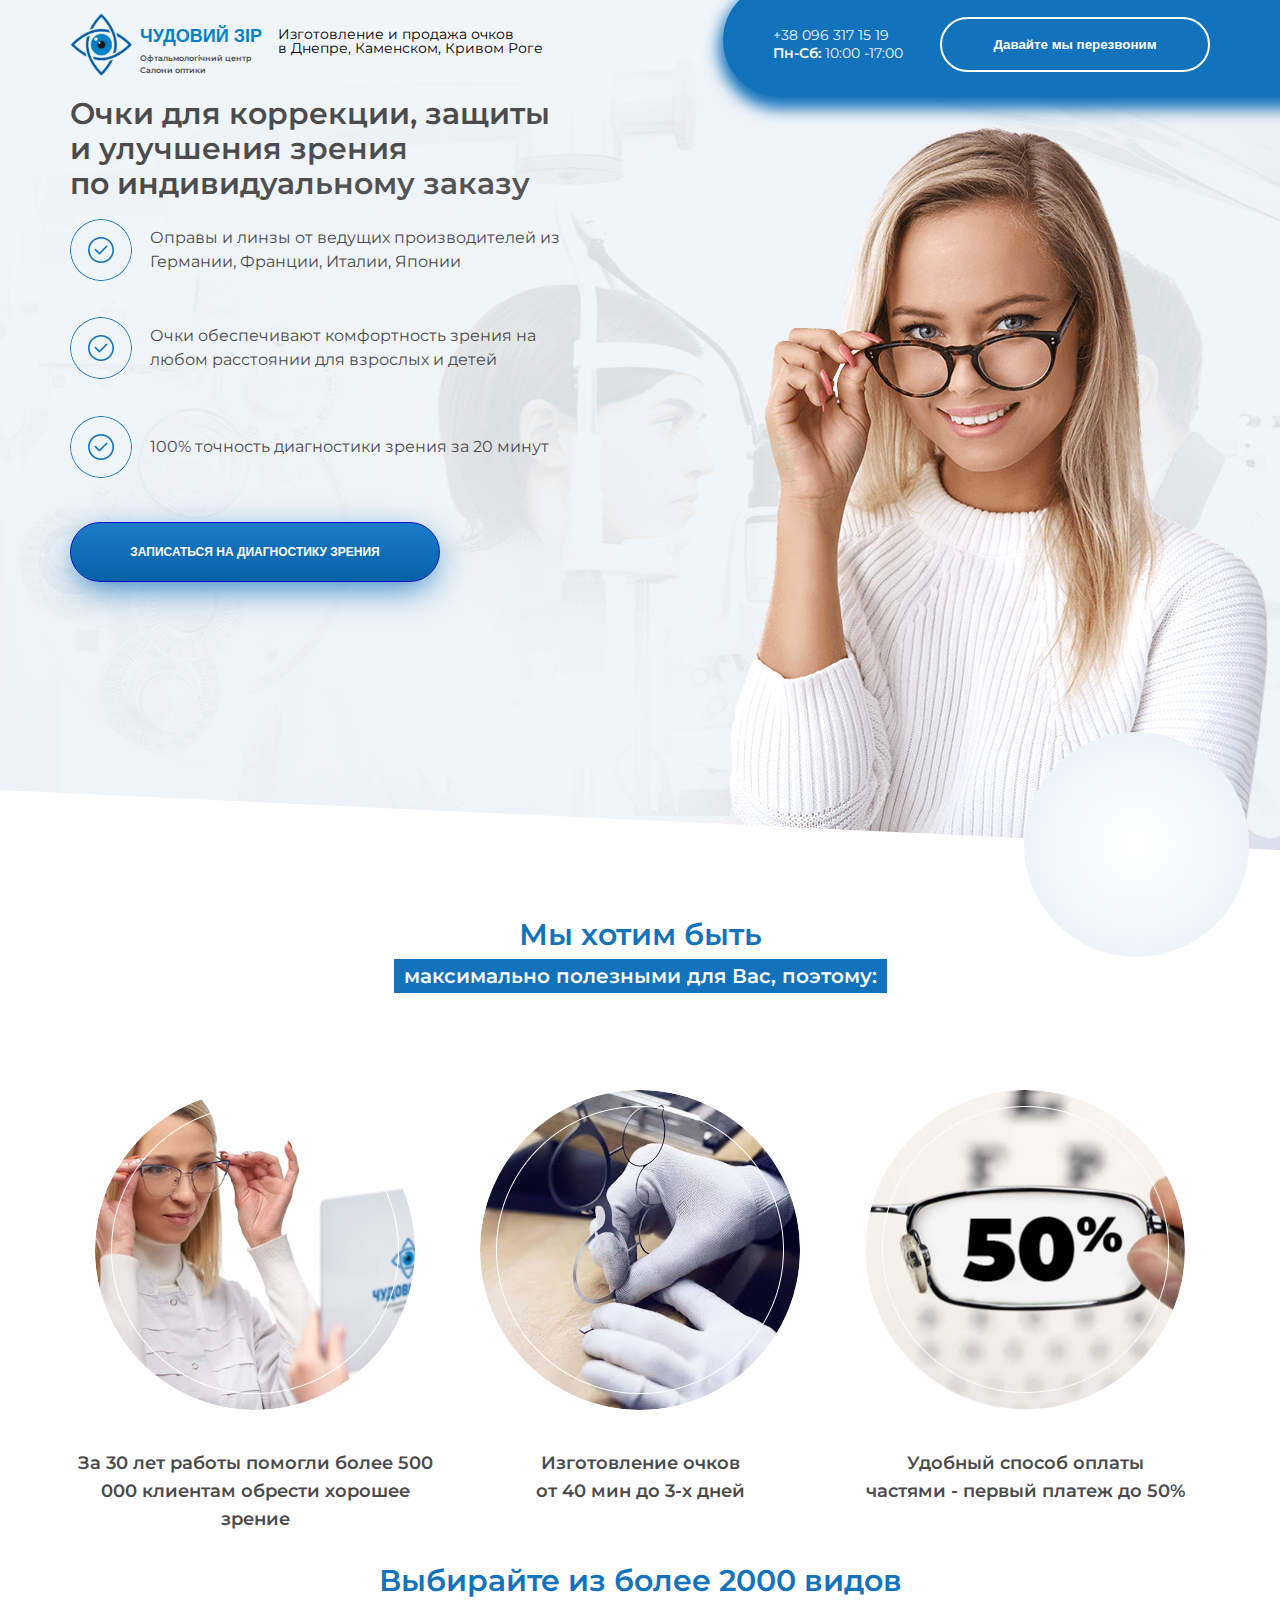
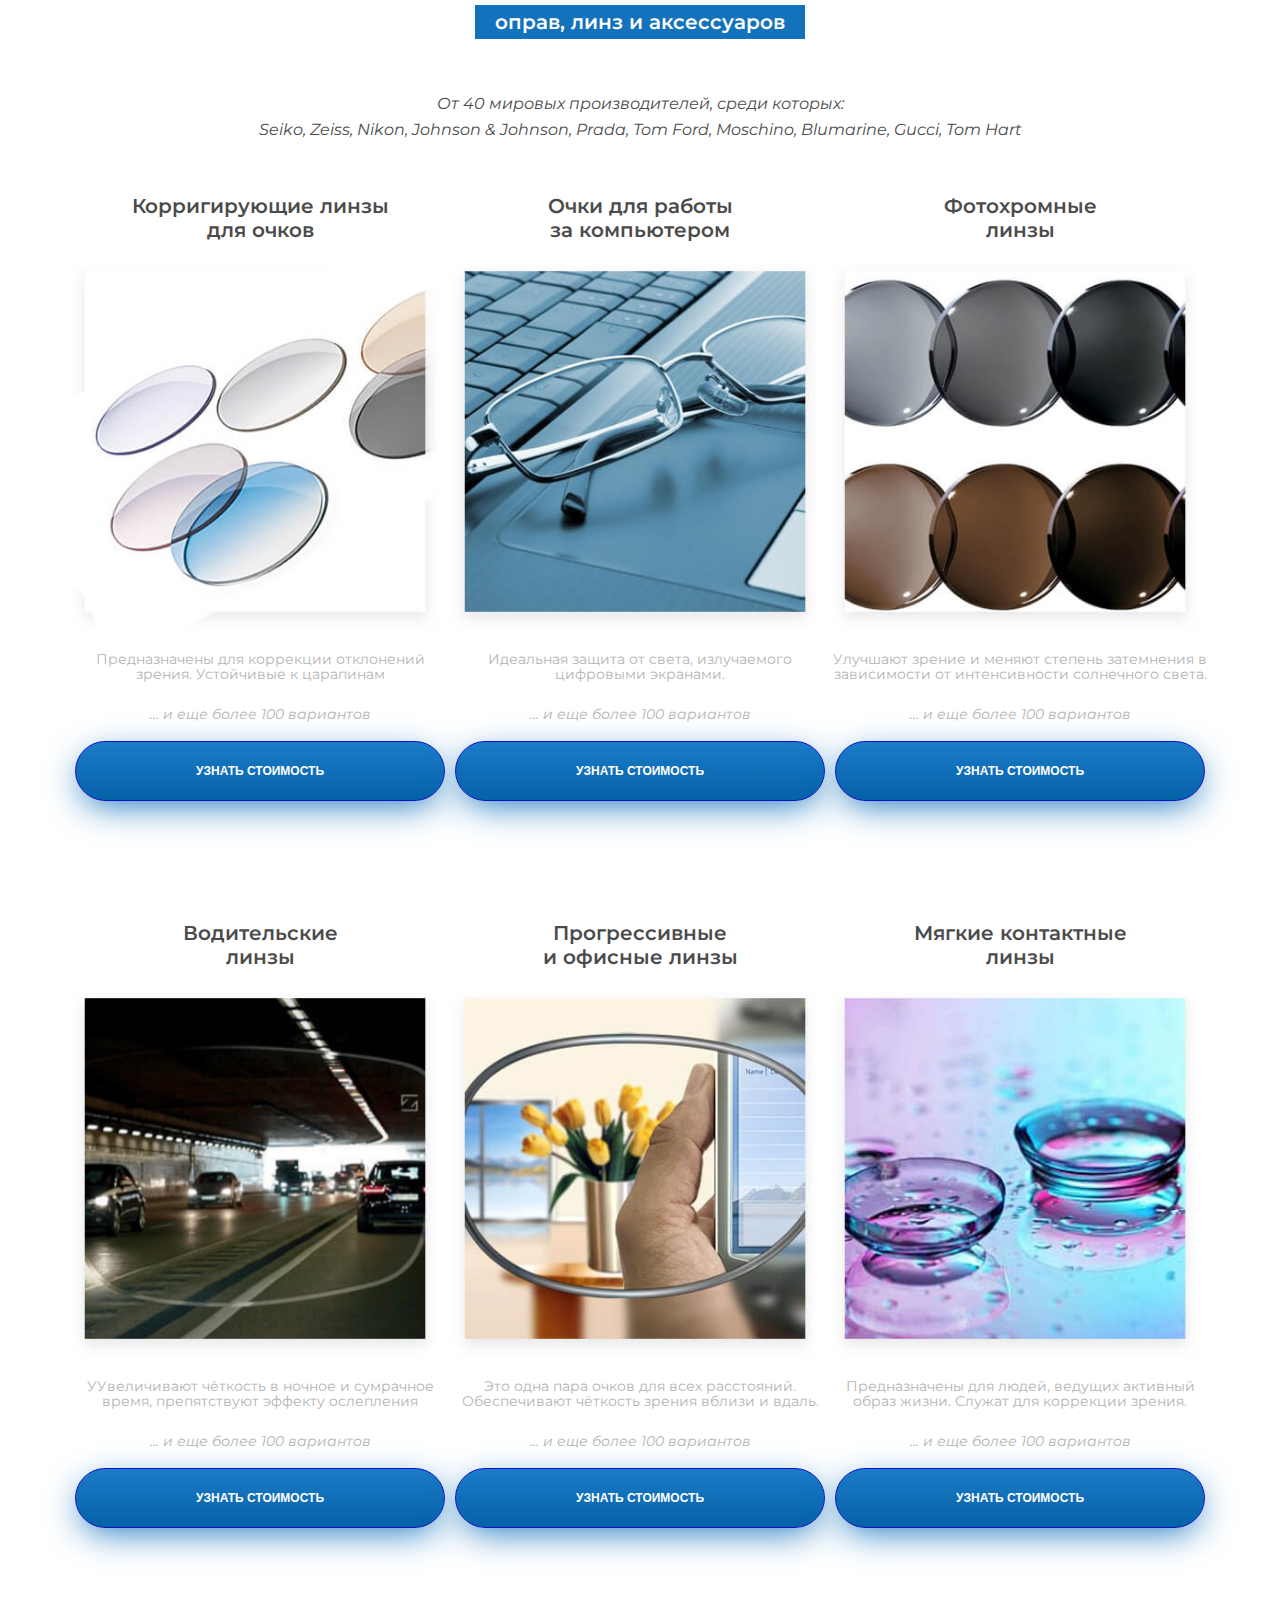
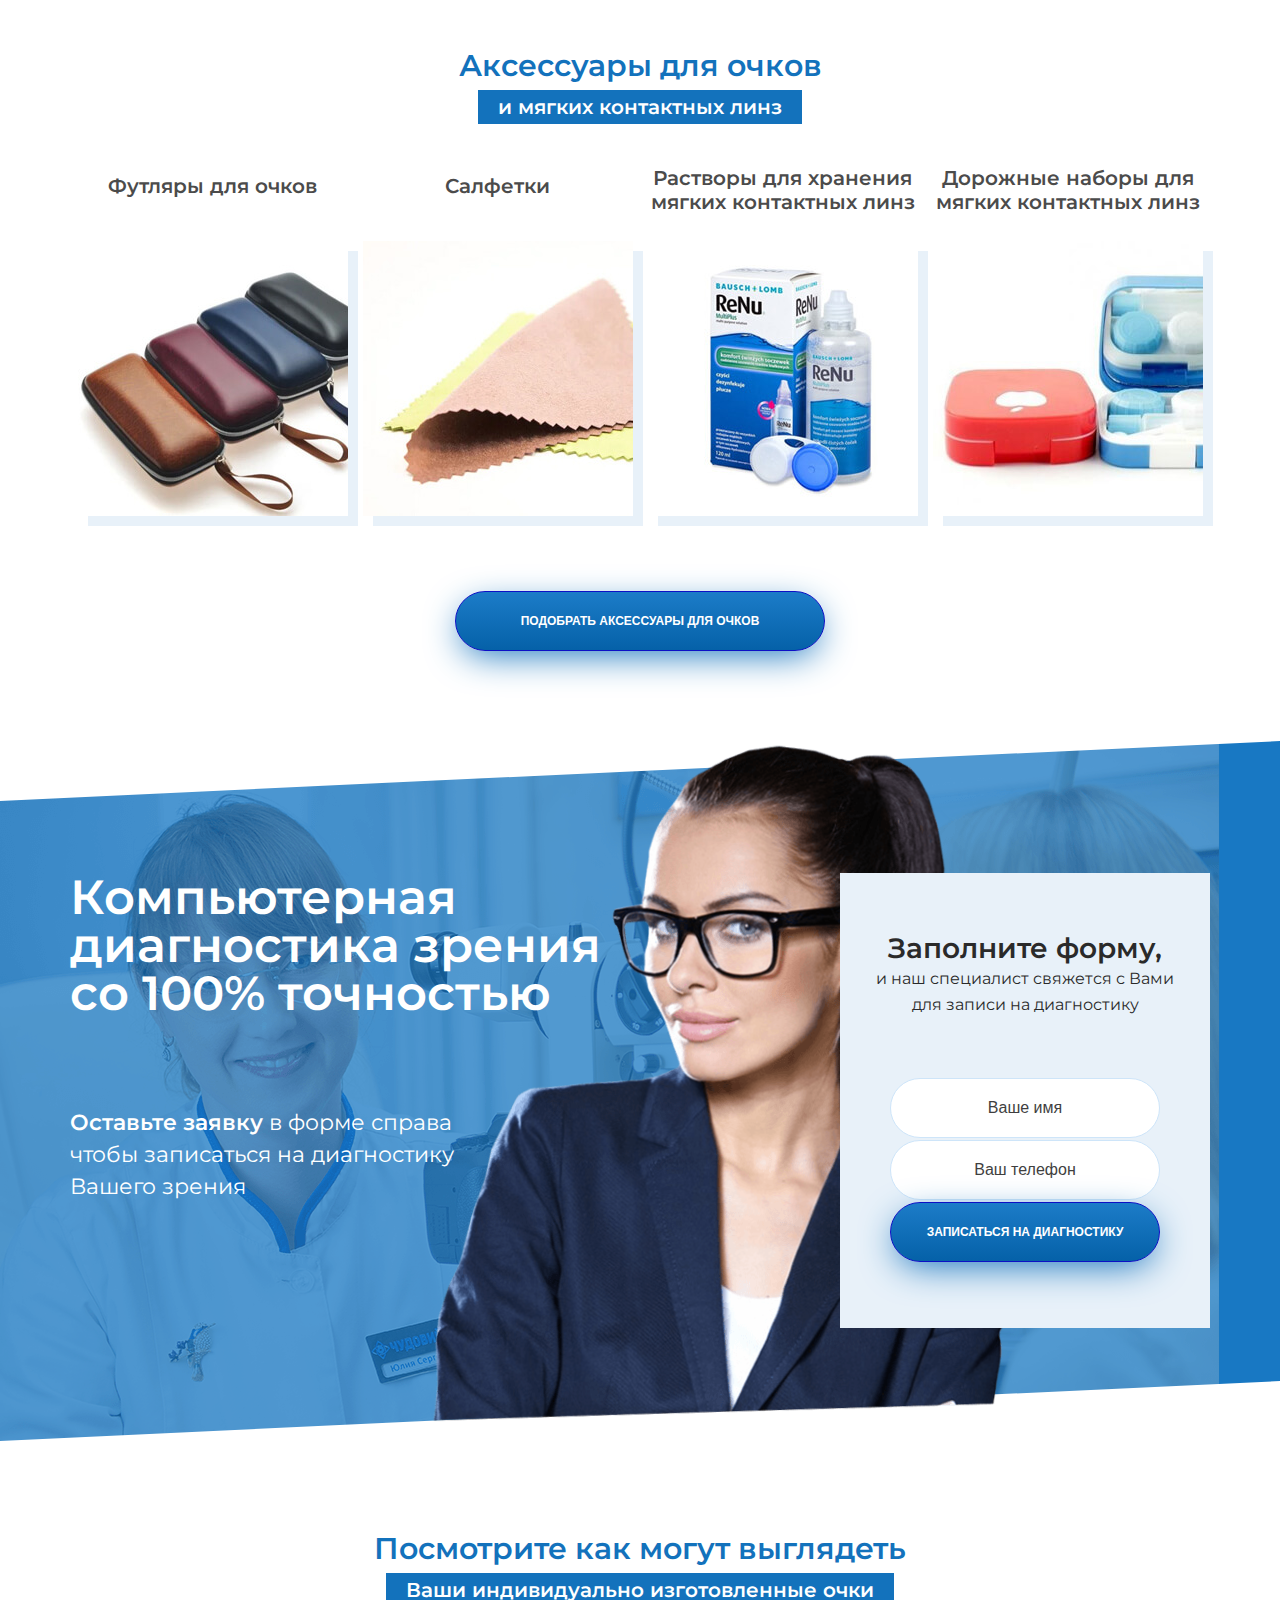
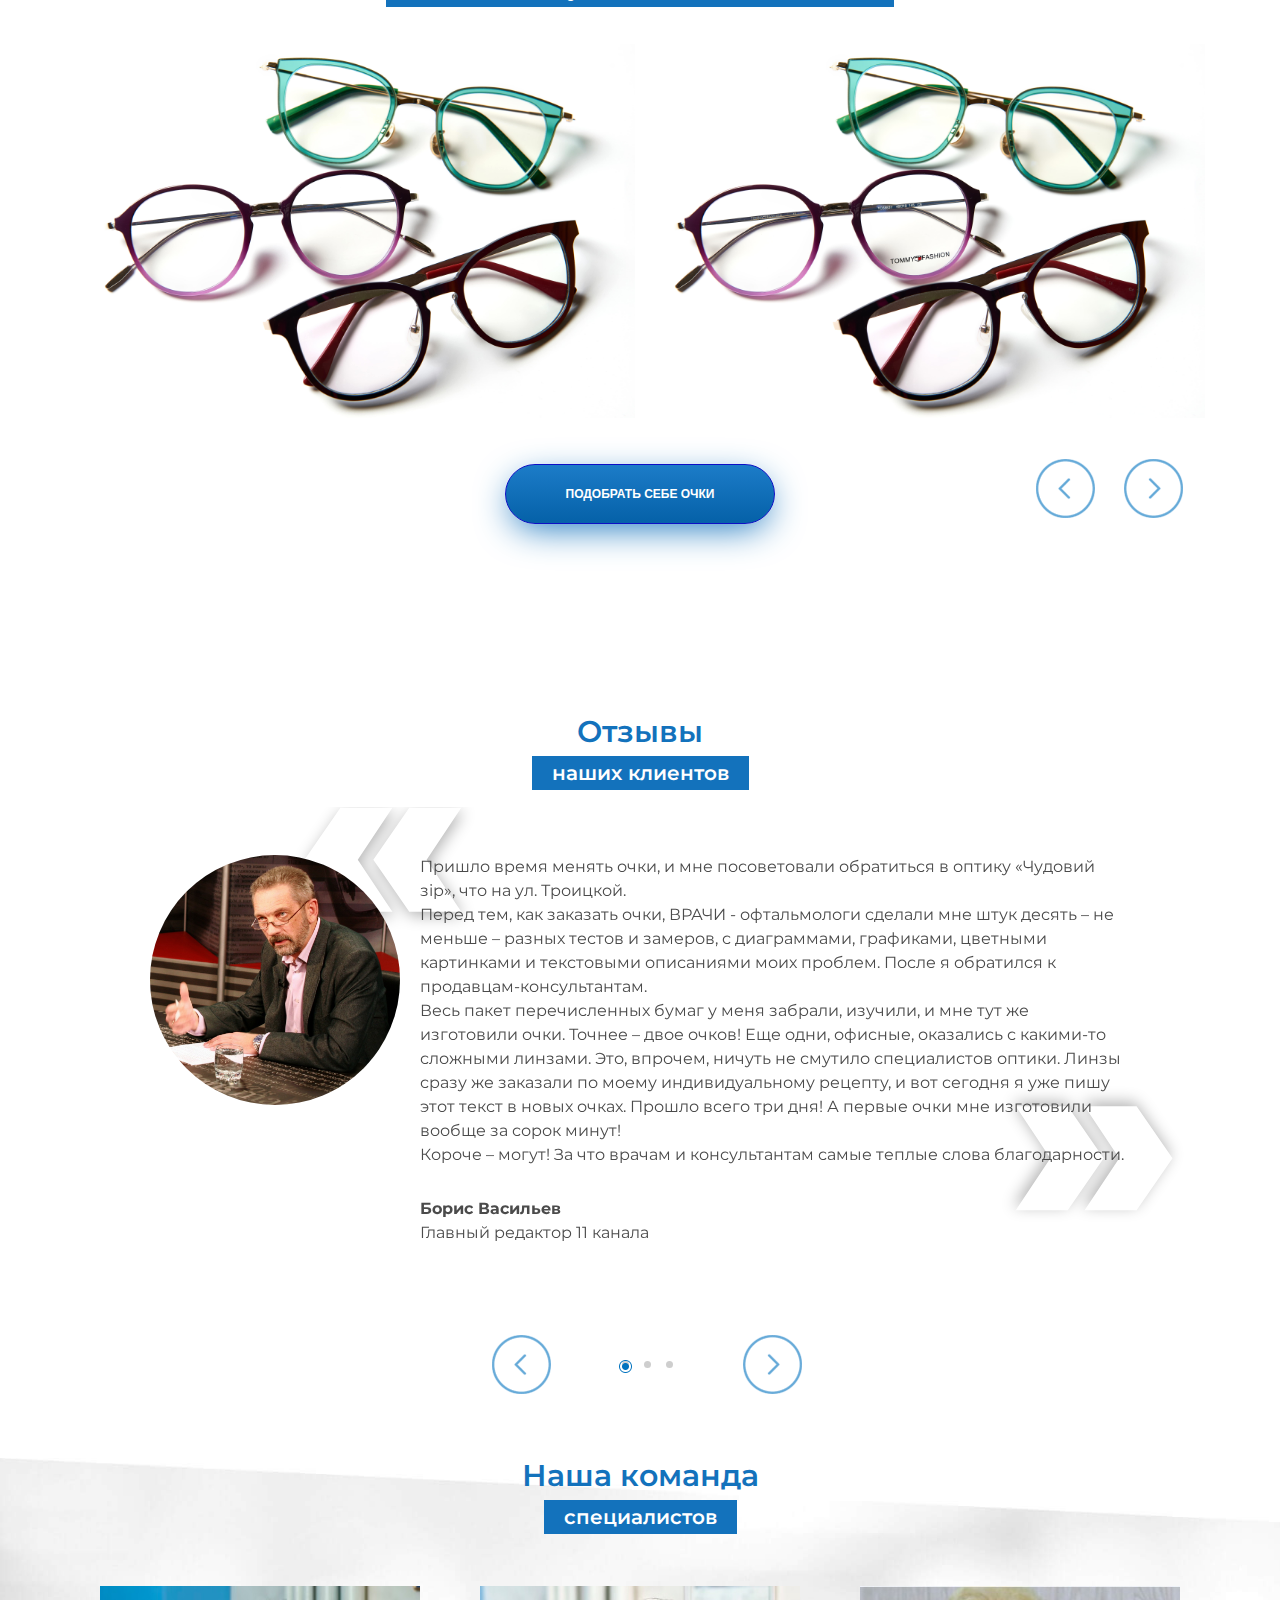
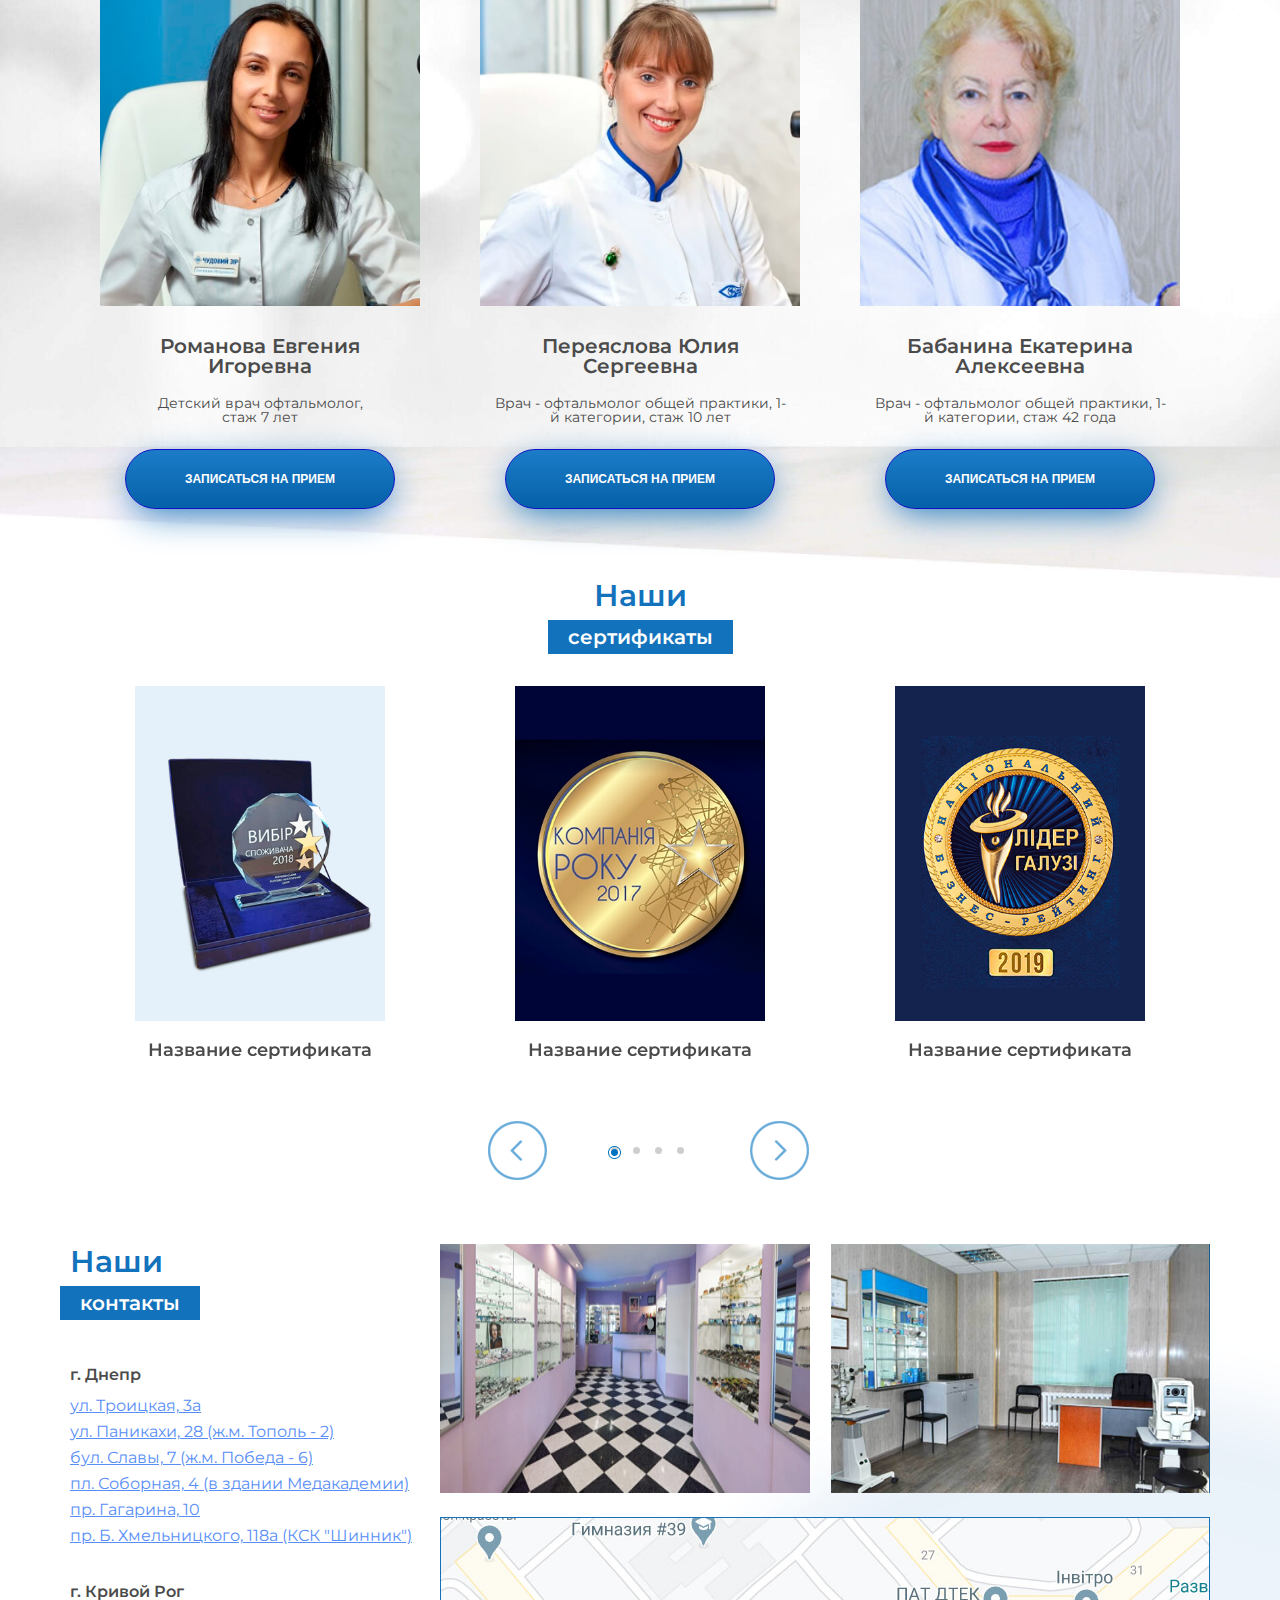
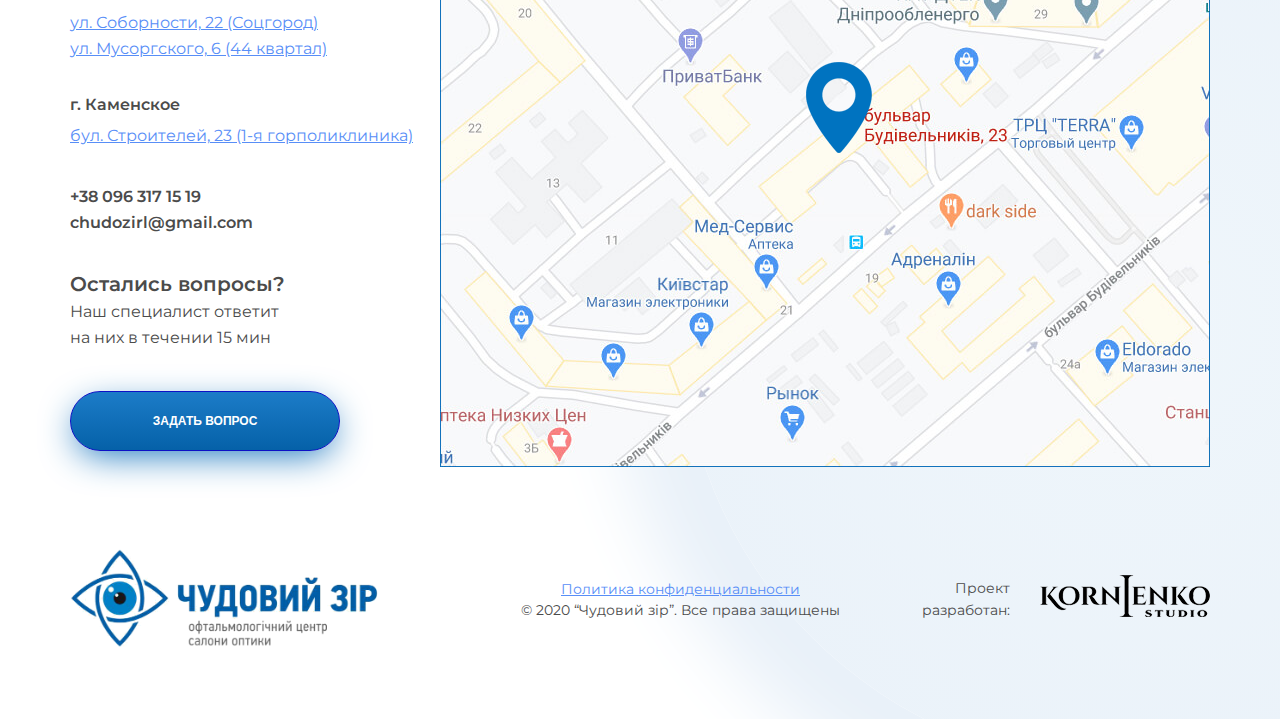
<file: index.html>
<!DOCTYPE html>
<html lang="ru">
<head>
    <meta charset="UTF-8">
    <meta name="viewport" content="width=device-width, initial-scale=1.0">
    <meta http-equiv="X-UA-Compatible" content="ie=edge">
    <title>Document</title>
    <link href="https://fonts.googleapis.com/css2?family=Montserrat:ital,wght@0,400;0,600;0,900;1,400;1,700&display=swap" rel="stylesheet">
    <link rel="shortcut icon" href="./images/16.png" type="image/png">
    <link rel="stylesheet" href="css/reset.css">
	<link rel="stylesheet" href="css/slick.css">
    <link rel="stylesheet" href="css/style.min.css">
</head>
<body>
	 <div class="overlay js-overlay-action">
        
    </div>
    <div class="wrapper">
        <!-- HEADER -->
        <header class="header">
            <div class="container">
                <img class="header-img header-img--1" src="images/header-img-4.png" alt="header-img">
                <img class="header-img header-img--2" src="images/header-img-2.jpg" alt="header-img">
                <img class="header-img header-img--3" src="images/header-img-3.png" alt="header-img">
                <img class="header-img--mob header-img--3mob" src="images/header-img-3-mob.png" alt="header-img">
                <img class="header-img header-img--4" src="images/header-img-55.png" alt="images/header-img-55.png">
                <img class="header-img--mob header-img--4mob" src="images/header-img-55-mob.png" alt="images/header-img-55.png">
            	   <div class="header__descr">
                        <div class="header-logo">
                            <div class="logo">
                            	<div class="logo-link">
                            		<a href="#"><img src="images/chudovyi-zir-logo1-.png" alt="logo"></a>
                            	</div>
                                <div class="logo-text">
                            	<div class="logo-title">Чудовий зір</div>
                            	<div class="logo-subtitle">Офтальмологічний центр<br>
                            		Салони оптики
                            	</div>
                            </div>
                            </div>

                            <div class="logo-descr">Изготовление и продажа очков<br> в Днепре, Каменском, Кривом Роге</div>
            	        </div>
                        <div class="header-contacts">
                            <div class="phone">
                                <a href="tel:+380963171519">+38 096 317 15 19</a><br>
                                <span>Пн-Сб: </span>10:00 -17:00
                            </div> 
                            <button class="js-btnCallback header-btn">Давайте мы перезвоним</button>
                        </div>
                    </div>
                    <div class="header__content">
                        <h1 class="content-title">Очки для коррекции, защиты<br> и улучшения зрения<br> по индивидуальному заказу</h1>
                        <ul class="verification-list">
                            <li class="verification-item">Оправы и линзы от ведущих производителей из Германии, Франции, Италии, Японии</li>
                            <li class="verification-item">Очки обеспечивают комфортность зрения на любом расстоянии для взрослых и детей</li>
                            <li class="verification-item">100% точность диагностики зрения за 20 минут</li>
                        </ul>
                        <button class="btn btn-verification js-btnDiagnostik">Записаться на диагностику зрения</button>
                    </div>
                </div>
        </header> 
        <!-- ADVANTAGES -->
         <section class="advantages">
            <div class="container">
                <div class="ball-mini"></div>
                <div class="ball-small"></div>
                <h3 class="title advantages-title">Мы хотим быть<br> 
                    <span class="subtitle advantages-subtitle">максимально полезными для Вас, поэтому:</span>
                </h3>
                <div class="advantages__items">
                    <div class="advantages-item">
                        <img src="images/advantages-1.jpg" alt="advantages-1.jpg">
                        <div class="advantages-descr">За 30 лет работы помогли более 500 000 клиентам обрести хорошее зрение</div>
                    </div>
                    <div class="advantages-item">
                        <img src="images/advantages-2.jpg" alt="advantages-2.jpg">
                        <div class="advantages-descr">Изготовление очков<br> от 40 мин до 3-х дней</div>
                    </div>
                    <div class="advantages-item">
                        <img src="images/advantages-3.jpg" alt="advantages-3.jpg">
                        <div class="advantages-descr">Удобный способ оплаты <br>частями - первый платеж до 50%</div>
                    </div>
                </div>
            </div>
        </section>
        <!-- GLASSES -->
        <section class="glasses">
            <div class="container">
                <div class="ball-medium"></div>
                <img class="glasses-img" src="images/spectacles-1.jpg" alt="spectacles-1.jpg">
                <h3 class="title glasses-title">Выбирайте из более 2000 видов<br>
                    <span class="subtitle glasses-subtitle">оправ, линз и аксессуаров</span></h3>
                <p class="title-descr">От 40 мировых производителей, среди которых:<br> Seiko, Zeiss, Nikon, Johnson & Johnson, Prada, Tom Ford, Moschino, Blumarine, Gucci, Tom Hart</p>
                <div class="glasses-row">
                    <div class="circle circle--1"></div>
                    <div class="circle circle--2"></div>
                    <div class="circle circle--3"></div>
                    <div class="glasses__item">
                        <h4 class="glasses__item-title">Корригирующие линзы<br> для очков</h4>
                        <div class="glasses__item-img">
                            <img src="images/accessories-1.jpg" alt="accessories.jpg">
                        </div>
                        <div class="glasses-descr">Предназначены для коррекции отклонений зрения. Устойчивые к царапинам</div>
                        <p class="descr--mod">... и еще более 100 вариантов</p>
                        <button class="btn glasses-btn js-btnGlasses">Узнать стоимость</button>
                    </div>
                    <div class="glasses__item">
                        <h4 class="glasses__item-title">Очки для работы<br> за компьютером</h4>
                        <div class="glasses__item-img">
                            <img src="images/accessories-2.jpg" alt="accessories.jpg">
                        </div>
                        <div class="glasses-descr">Идеальная защита от света, излучаемого цифровыми экранами.</div>
                        <p class="descr--mod">... и еще более 100 вариантов</p>
                        <button class="btn glasses-btn js-btnGlasses">Узнать стоимость</button>
                    </div>
                    <div class="glasses__item">
                        <h4 class="glasses__item-title">Фотохромные<br> линзы</h4>
                        <div class="glasses__item-img">
                            <img src="images/accessories-3.jpg" alt="accessories.jpg">
                        </div>
                        <div class="glasses-descr">Улучшают зрение и меняют степень затемнения в зависимости от интенсивности солнечного света.</div>
                        <p class="descr--mod">... и еще более 100 вариантов</p>
                        <button class="btn glasses-btn js-btnGlasses">Узнать стоимость</button>
                    </div>
                    </div>
                    <div class="glasses-row">
                    <div class="circle circle--1"></div>
                    <div class="circle circle--2"></div>
                    <div class="circle circle--3"></div>
                    <div class="glasses__item">
                        <h4 class="glasses__item-title">Водительские<br> линзы</h4>
                        <div class="glasses__item-img">
                            <img src="images/accessories-4.jpg" alt="accessories.jpg">
                        </div>
                        <div class="glasses-descr">УУвеличивают чёткость в ночное и сумрачное время, препятствуют эффекту ослепления</div>
                        <p class="descr--mod">... и еще более 100 вариантов</p>
                        <button class="btn glasses-btn js-btnGlasses">Узнать стоимость</button>
                    </div>
                    <div class="glasses__item">
                        <h4 class="glasses__item-title">Прогрессивные<br> и офисные линзы</h4>
                        <div class="glasses__item-img">
                            <img src="images/accessories-5.jpg" alt="accessories.jpg">
                        </div>
                        <div class="glasses-descr">Это одна пара очков для всех расстояний. Обеспечивают чёткость зрения вблизи и вдаль.</div>
                        <p class="descr--mod">... и еще более 100 вариантов</p>
                        <button class="btn glasses-btn js-btnGlasses">Узнать стоимость</button>
                    </div>
                    <div class="glasses__item">
                        <h4 class="glasses__item-title">Мягкие контактные<br> линзы</h4>
                        <div class="glasses__item-img">
                            <img src="images/accessories-6.jpg" alt="accessories.jpg">
                        </div>

                        <div class="glasses-descr">Предназначены для людей, ведущих активный образ жизни. Служат для коррекции зрения.</div>
                        <p class="descr--mod">... и еще более 100 вариантов</p>
                        <button class="btn glasses-btn js-btnGlasses">Узнать стоимость</button>
                    </div>
                </div>
            </div>
        </section>
        <!-- AXESSORIES -->
        <section class="axessories">
            <div class="container">
                <img class="axessories-img" src="images/spectacles-2.jpg" alt="spectacles-2.jpg">
                <h3 class="title axessories-title">Аксессуары для очков<br>
                    <span class="subtitle">и мягких контактных линз</span></h3>
                <div class="axessories__items">
                    <div class="axessories-item">
                        <p class="axessories-item--title">
                            Футляры для очков
                        </p>
                        <img src="images/accessories-7.jpg" alt="" class="axessories-item--img">
                    </div>
                    <div class="axessories-item">
                        <p class="axessories-item--title">
                            Салфетки
                        </p>
                        <img src="images/accessories-8.jpg" alt="" class="axessories-item--img">
                    </div>
                    <div class="axessories-item">
                        <p class="axessories-item--title">
                            Растворы для хранения мягких контактных линз
                        </p>
                        <img src="images/accessories-9.jpg" alt="" class="axessories-item--img">
                    </div>
                    <div class="axessories-item">
                        <p class="axessories-item--title">
                            Дорожные наборы для мягких контактных линз
                        </p>
                        <img src="images/accessories-10.jpg" alt="" class="axessories-item--img">
                    </div>
                </div>
                <button class="btn axessories-btn js-btnAxessories">Подобрать аксессуары для очков</button>
            </div>
        </section>
        <!-- DIAGNOSTIK -->
        <section class="diagnostik">
            <div class="ball-mini diagnostik-ball"></div>
            <div class="text--decor">100%</div>
            <div class="diagnostik__img-container">
                <img class="diagnostik--img" src="images/woomen.png" alt="images/woomen.png">
                <div class="diagnostic-bg--wrapper">
                    <img class="diagnostic-bg" src="images/diagnostik.png" alt="images/diagnostik.png">
                </div>
            </div>
            <div class="container diagnostik-container">
                <div class="diagnostik__descr">
                    <div class="diagnostik-title">Компьютерная диагностика зрения со 100% точностью</div>
                    <div class="diagnostik-descr"><span>Оставьте заявку</span> в форме справа чтобы записаться на диагностику Вашего зрения</div>
                </div>
                <form class="form diagnostik-form" method="post" action="mail.php">
                    <div class="form-title"><span> Заполните форму,<br></span> и наш специалист свяжется с Вами для записи на диагностику</div>
                    <input class="form-input" type="text" placeholder="Ваше имя">
                    <input class="form-input" type="tel" placeholder="Ваш телефон">
                    <button class="btn form-btn" type="submit">Записаться на диагностику</button>
                </form>
            </div>
        </section>
        <!-- GLASSES-SLIDERS -->
        <section class="glasses-sliders">
            <div class="container">
                <h3 class="title slider-title">Посмотрите как могут выглядеть<br><span class="subtitle">Ваши индивидуально изготовленные очки</span></h3>
                <div class="glasses-slider__container">
                    <div class="glasses-slider">
                        <div class="glasses-slider__item">
                            <img class="glasses-slider-img" src="images/slide-glass-1.jpg" alt="slide-glass">
                        </div>
                        <div class="glasses-slider__item">
                            <img class="glasses-slider-img" src="images/slide-glass-2.jpg" alt="slide-glass">
                        </div>
                        <div class="glasses-slider__item">
                            <img class="glasses-slider-img" src="images/slide-glass-3.jpg" alt="slide-glass">
                        </div>
                        <div class="glasses-slider__item">
                            <img class="glasses-slider-img" src="images/slide-glass-4.jpg" alt="slide-glass">
                        </div>
                        <div class="glasses-slider__item">
                            <img class="glasses-slider-img" src="images/slide-glass-5.jpg" alt="slide-glass">
                        </div>
                        <div class="glasses-slider__item">
                            <img class="glasses-slider-img" src="images/slide-glass-6.jpg" alt="slide-glass">
                        </div>
                        <div class="glasses-slider__item">
                            <img class="glasses-slider-img" src="images/slide-glass-7.jpg" alt="slide-glass">
                        </div>
                        <div class="glasses-slider__item">
                            <img class="glasses-slider-img" src="images/slide-glass-8.jpg" alt="slide-glass">
                        </div>
                        <div class="glasses-slider__item">
                            <img class="glasses-slider-img" src="images/slide-glass-9.jpg" alt="slide-glass">
                        </div>
                        <div class="glasses-slider__item">
                            <img class="glasses-slider-img" src="images/slide-glass-10.jpg" alt="slide-glass">
                        </div>
                        <div class="glasses-slider__item">
                            <img class="glasses-slider-img" src="images/slide-glass-11.jpg" alt="slide-glass">
                        </div>
                        <div class="glasses-slider__item">
                            <img class="glasses-slider-img" src="images/slide-glass-12.jpg" alt="slide-glass">
                        </div>
                        <div class="glasses-slider__item">
                            <img class="glasses-slider-img" src="images/slide-glass-13.jpg" alt="slide-glass">
                        </div>
                        <div class="glasses-slider__item">
                            <img class="glasses-slider-img" src="images/slide-glass-14.jpg" alt="slide-glass">
                        </div>
                        <div class="glasses-slider__item">
                            <img class="glasses-slider-img" src="images/slide-glass-15.jpg" alt="slide-glass">
                        </div>
                        <div class="glasses-slider__item">
                            <img class="glasses-slider-img" src="images/slide-glass-16.jpg" alt="slide-glass">
                        </div>
                        <div class="glasses-slider__item">
                            <img class="glasses-slider-img" src="images/slide-glass-17.jpg" alt="slide-glass">
                        </div>
                        <div class="glasses-slider__item">
                            <img class="glasses-slider-img" src="images/slide-glass-18.jpg" alt="slide-glass">
                        </div>
                        <div class="glasses-slider__item">
                            <img class="glasses-slider-img" src="images/slide-glass-19.jpg" alt="slide-glass">
                        </div>
                        <div class="glasses-slider__item">
                            <img class="glasses-slider-img" src="images/slide-glass-20.jpg" alt="slide-glass">
                        </div>
                        <div class="glasses-slider__item">
                            <img class="glasses-slider-img" src="images/slide-glass-21.jpg" alt="slide-glass">
                        </div>
                        <div class="glasses-slider__item">
                            <img class="glasses-slider-img" src="images/slide-glass-22.jpg" alt="slide-glass">
                        </div>
                    </div>  
                </div>
                <button class="btn slider-glasses-btn js-btnSpectacles">Подобрать себе очки</button>
            </div>
        </section>
        <!-- REVIEW -->
        <section class="review">
            <div class="container">
                <div class="ball-mini ball--review"></div>
                <img src="images/spectacles-3.jpg" alt="images/spectacles-3.jpg" class="review-img">
                <h3 class="title review-title">Отзывы<br><span class="subtitle review-subtitle">наших клиентов</span></h3>
                <div class="review__slider">
                    <div class="review__slider-item">
                        <div class="slider-item__info">
                            <span class="quotes left--quotes">«</span>
                            <span class="quotes right--quotes">«</span>
                            <div class="slider-item__photo">
                                <img src="images/boris.jpg" alt="">
                            </div>
                            <div class="slider-item__info-text">
                                <p>Пришло время менять очки, и мне посоветовали обратиться в оптику «Чудовий зiр», что на ул. Троицкой.<br>

								Перед тем, как заказать очки, ВРАЧИ - офтальмологи сделали мне штук десять – не меньше – разных тестов и замеров, с диаграммами, графиками, цветными картинками и текстовыми описаниями моих проблем. После я обратился к продавцам-консультантам.<br>
								Весь пакет перечисленных бумаг у меня забрали, изучили, и мне тут же изготовили очки. Точнее – двое очков! Еще одни, офисные, оказались с какими-то сложными линзами. Это, впрочем, ничуть не смутило специалистов оптики. Линзы сразу же заказали по моему индивидуальному рецепту, и вот сегодня я уже пишу этот текст в новых очках. Прошло всего три дня! А первые очки мне изготовили вообще за сорок минут!<br>

								Короче – могут! За что врачам и консультантам самые теплые слова благодарности.</p>
                                <span>Борис Васильев</span><br>
                                Главный редактор 11 канала
                            </div>
                        </div>
                    </div>
                    <div class="review__slider-item">
                        <div class="slider-item__info">
                            <span class="quotes left--quotes">«</span>
                            <span class="quotes right--quotes">«</span>
                            <div class="slider-item__photo">
                                <img src="images/ekaterina.jpg" alt="">
                            </div>
                            <div class="slider-item__info-text">
                                <p>Я "очкарик" со стажем. Более 7 лет не меняла очки. То времени нет, то деньги нужны на что-то другое, но не на здоровье, то неподходящий момент и много другого. Впрочем, как у большинства.<br>
								И понимала, что вижу все хуже и хуже.<br>

								И вот решилась! И не ошиблась!<br>

								Загуглила оптики Днепра и попала в Оптику “Чудовий Зiр”.<br>
								Позвонила и записалась на прием к врачу.<br>

								Первый шаг — это врачебный осмотр. Врач осмотр вела 20-30 минут.<br>
								Все быстро, понятно, профессионально. Выписала назначения, рецепт на очки. Выявила мои проблемы и дала рекомендации, как сохранить зрение.<br>

								Второй шаг - подбор оправы и линзы к ней. Выбрать помог и врач, и продавцы-консультанты. 
								Подобрали очки оптимально под мой бюджет!<br>

								Третий шаг - забрала очки через 1 час.<br>

								И когда одела очки, моя первая фраза была: "О, Я ВИЖУ!"<br>

								Спасибо всему коллективу "Чудовий Зір".<br>
								Процветайте и помогайте людям "ВСЁ ВИДЕТЬ!"</p>
                                <span>Екатерина</span><br>
                                студентка
                            </div>
                        </div>
                    </div>
                    <div class="review__slider-item">
                        <div class="slider-item__info">
                            <span class="quotes left--quotes">«</span>
                            <span class="quotes right--quotes">«</span>
                            <div class="slider-item__photo">
                                <img src="images/svetlana.jpg" alt="">
                            </div>
                            <div class="slider-item__info-text">
                                <p>Сегодня мой отзыв рекламно-благодарственный!<br>

								Я знала, что что-то пошло не так. Только не решалась посмотреть правде в глаза. Теперь смотрю на эту самую правду уже четырьмя глазами. Зрение попрощалось со мной в своём 100%-ном проявлении, оставив мне совсем немного и то для того, чтобы не убиться через бордюр, судя по всему...<br>

								С сегодняшнего дня я — всевидящее око, рассматриваю мир с новым вдохновением!<br>

								Большое спасибо за терпение, заботу и качественный сервис всему коллективу.</p>
                                <span>Светлана Морозова</span><br>
                                Управляющий партнёр в «Веселi карамелi»
                            </div>
                        </div>
                    </div>
                </div>
            </div>
        </section>
        <!-- TEAM -->
        <section class="team">
            <div class="container">
                <div class="ball-medium team--ball"></div>
                    <h3 class="title team-title">Наша команда<br><span class="subtitle team-subtitle">специалистов</span></h3>
            		<!--team slider -->
                    <div class="team__info team__info-slider">
                    	<!-- slides -->
                        <div class="team__info-item">
                            <div class="team__info-photo">
                                <img src="images/team-1.jpg" alt="images/team-1.jpg">
                            </div>
                            <div class="team__info-text"><span>Романова Евгения<br> Игоревна</span><p> Детский врач офтальмолог,<br> стаж 7 лет</p></div>
                            <button class="btn team-btn js-btnTeam">Записаться на прием</button>
                        </div>
                        <div class="team__info-item">
                            <div class="team__info-photo">
                                <img src="images/team-2.jpg" alt="images/team-2.jpg">
                            </div>
                            <div class="team__info-text"><span>Переяслова Юлия<br> Сергеевна</span><p> Врач - офтальмолог общей практики, 1-й категории, стаж 10 лет</p></div>
                            <button class="btn team-btn js-btnTeam">Записаться на прием</button>
                        </div>
                        <div class="team__info-item">
                            <div class="team__info-photo">
                                <img src="images/team-3.jpg" alt="images/team-3.jpg">
                            </div>
                            <div class="team__info-text"><span>Бабанина Екатерина<br> Алексеевна</span><p> Врач - офтальмолог общей практики, 1-й категории, стаж 42 года</p></div>
                            <button class="btn team-btn js-btnTeam">Записаться на прием</button>
                        </div>
                    </div>
            	</div>
        </section>
        <!-- SERTIFIKATES -->
        <section class="sertificates">
            <div class="container">
                <img src="images/spectacles-4.jpg" alt="images/spectacles-4.jpg" class="sertificates-img">
                <h3 class="title sertificates-title">Наши<br><span class="subtitle sertificates-subtitle">сертификаты</span></h3>
                <div class="sertificates__slider">
                    <div class="sertificates__slider-item">
                        <div class="sertificates__slider-img">
                            <img src="images/sertificate-slide-1.jpg" alt="sertificate-slide-1.jpg">
                        </div>
                        <div class="sertificates__slider-text">Название сертификата</div>
                    </div>
                    <div class="sertificates__slider-item">
                        <div class="sertificates__slider-img">
                            <img src="images/sertificate-slide-2.jpg" alt="sertificate-slide-1.jpg">
                        </div>
                        <div class="sertificates__slider-text">Название сертификата</div>
                    </div>
                    <div class="sertificates__slider-item">
                        <div class="sertificates__slider-img">
                            <img src="images/sertificate-slide-3.jpg" alt="sertificate-slide-1.jpg">
                        </div>
                        <div class="sertificates__slider-text">Название сертификата</div>
                    </div>
                    <div class="sertificates__slider-item">
                        <div class="sertificates__slider-img">
                            <img src="images/sertificate-slide-3.jpg" alt="sertificate-slide-1.jpg">
                        </div>
                        <div class="sertificates__slider-text">Название сертификата</div>
                    </div>
                </div>
            </div>
        </section>
        <!-- CONTACTS -->
        <section class="contacts">
            <div class="container contacts-container">
                <div class="contacts__info">
                    <h3 class="title contacts-title">Наши<br><span class="subtitle contacts-subtitle">контакты</span></h3>
                    <div class="adress-title">г. Днепр</div>
                    <ul class="adress-items">
                        <li class="adress-link"><a class="js-link-1" href="#">ул. Троицкая, 3а</a></li>
                        <li class="adress-link"><a class="js-link-2" href="#">ул. Паникахи, 28 (ж.м. Тополь - 2)</a></li>
                        <li class="adress-link"><a class="js-link-3" href="#">бул. Славы, 7 (ж.м. Победа - 6)</a></li>
                        <li class="adress-link"><a class="js-link-4" href="#">пл. Соборная, 4 (в здании Медакадемии)</a></li>
                        <li class="adress-link"><a class="js-link-5" href="#">пр. Гагарина, 10</a></li>
                        <li class="adress-link"><a class="js-link-6" href="#">пр. Б. Хмельницкого, 118а (КСК "Шинник")</a></li>
                    </ul>
                    <div class="adress-title">г. Кривой Рог</div>
                    <ul class="adress-items">
                        <li class="adress-link"><a class="js-link-7" href="#">ул. Соборности, 22 (Соцгород)</a></li>
                        <li class="adress-link"><a class="js-link-8" href="#">ул. Мусоргского, 6 (44 квартал)</a></li>
                    </ul>
                    <div class="adress-title">г. Каменское</div>
                    <ul class="adress-items">
                        <li class="adress-link"><a class="js-link-9" href="#">бул. Строителей, 23 (1-я горполиклиника)</a></li>
                    </ul>
                    <ul class="contacts-req">
                        <li class="contacts-req--link"><a href="tel:+380963171519">+38 096 317 15 19</a></li>
                        <li class="contacts-req--link"><a href="mailto:chudozirl@gmail.com">chudozirl@gmail.com</a></li>
                    </ul>
                    <div class="callback">
                        <p class="callback-text"><span>Остались вопросы?</span><br> Наш специалист ответит<br> на них в течении 15 мин</p>
                        <button class="btn contacts-btn js-btnQuestion">
                            Задать вопрос
                        </button>
                    </div>
                </div>
                <div class="contacts__map">
                    <div class="map-photos">
                        <img src="images/contacts-1.jpg" alt="images/contacts-1.jpg">
                        <img src="images/contacts-2.jpg" alt="images/contacts-2.jpg">
                    </div>
                    <div class="map-img">
                        <img class="map-img--mod" src="images/map.jpg" alt="map">
                        <img class="marker" src="images/location.png" alt="location">
                    </div>
                </div>
            </div>
        </section>
        <!-- FOOTER -->
        <footer class="footer">
            <div class="container footer-container">
                <div class="footer-item">
                    <a href="#"><img src="images/logo.png" alt="logo"></a>
                </div>
                <div class="footer-item footer-item--copy">
                    <a href="#">Политика конфиденциальности</a>
                    <p class="footer-copy">© 2020 “Чудовий зiр”. Все права защищены</p>
                </div>
                <div class="footer-item footer-item--dev">
                    <div>Проект<br> разработан:</div>
                    <a href="#"><img class="footer__logo-img" src="images/footer-logo.png" alt=""></a>
                </div>
            </div> 
        </footer>
    </div> 
    <script src="js/jquery351.js"></script>
    <script src="js/slick.min.js"></script>
    <script src="js/popup.js"></script>
    <script src="js/main.js"></script>
</body>
</html>
</file>
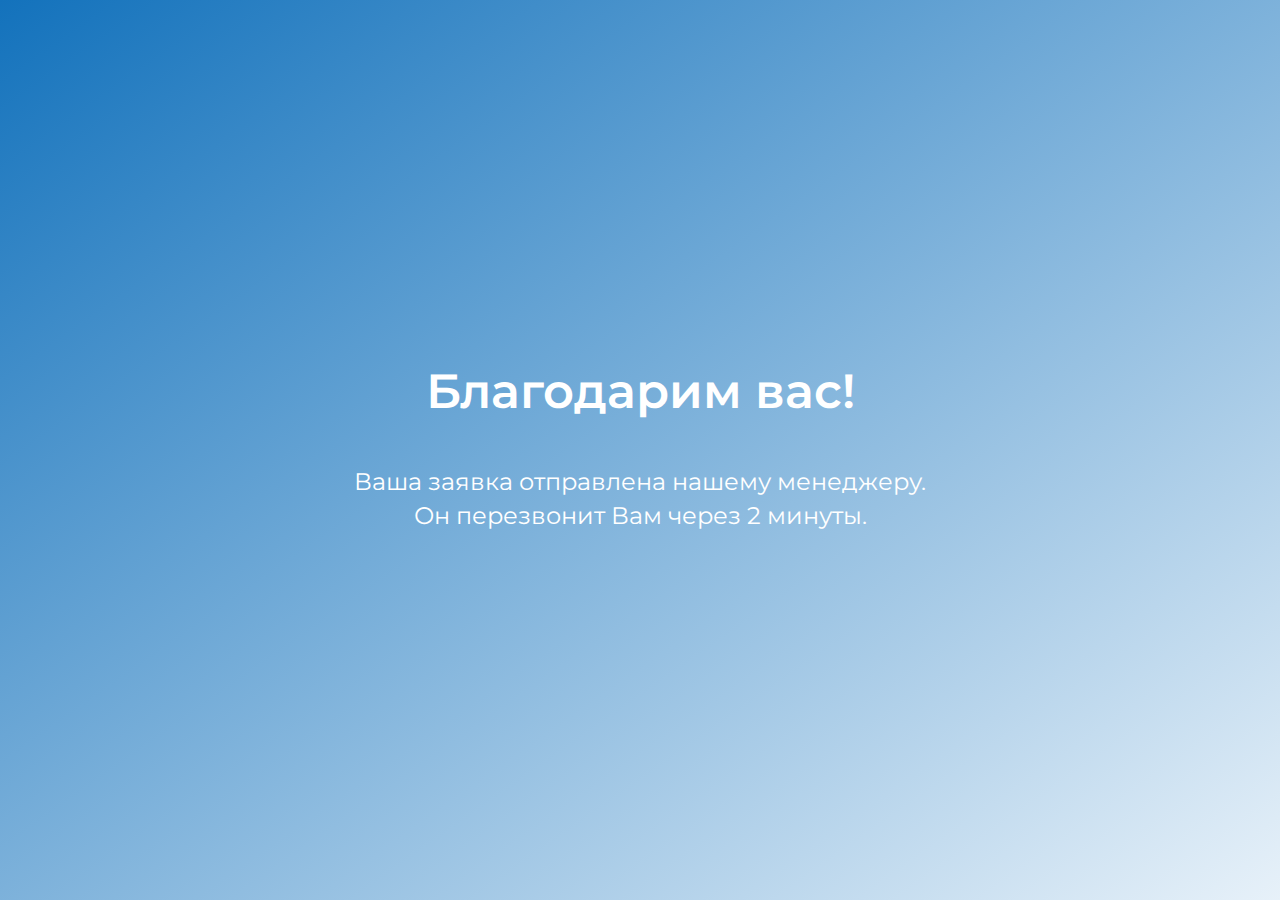
<file: thanks.html>
<!DOCTYPE html>
<html lang="ru">
<head>
	<meta charset="UTF-8">
    <meta name="viewport" content="width=device-width, initial-scale=1.0">
    <meta http-equiv="X-UA-Compatible" content="ie=edge">
    <title>Document</title>
    <link href="https://fonts.googleapis.com/css2?family=Montserrat:ital,wght@0,400;0,600;0,900;1,400;1,700&display=swap" rel="stylesheet">
    <link rel="shortcut icon" href="./images/16.png" type="image/png">
    <link rel="stylesheet" href="css/reset.css">
    <link rel="stylesheet" href="css/thanks.css">
</head>
<body>
	<main>
		<div class="preload">
		<h1 class="title">Благодарим вас!</h1>
		<p class="text">Ваша заявка отправлена нашему менеджеру.<br>
		Он перезвонит Вам через 2 минуты.</p>
		</div>
	</main>
</body>
</html>
</file>
<file: css/thanks.css>
html{
    box-sizing: border-box;
}
*{
    box-sizing: inherit;
}
body{
    font-family: 'Montserrat', sans-serif;
    font-size: 24px;
    color: #fff;
	background: linear-gradient(to bottom right, #1372bc, #e7f1f9);
    height: 100vh;
}
main{
	width: 100%;
	position: absolute;
	top: 50%;
	text-align: center;
	transform: translateY(-50%);
	
}
.preload{
	-webkit-animation: preload 3s linear;
            animation: preload 3s linear;
}
  @-webkit-keyframes preload {
    from {
      transform: scale(0.7);
    }
    to {
      transform: scale(1);
    }
  }
  
  @keyframes preload {
    from {
      transform: scale(0.7);
    }
    to {
      transform: scale(1);
    }
  }
.title{
	font-size: 48px;
	font-weight: 600;
	margin-bottom: 50px;
}
.text{
	line-height: 34px;
}

@media(max-width: 960px){
	.title{
	font-size: 36px;
}
.text{
	font-size: 20px;
}
}
@media(max-width: 620px){
	.title{
	font-size: 26px;
	margin-bottom: 25px;
}
.text{
	font-size: 14px;
}

}
</file>
<file: css/style.min.css>
/*
* Prefixed by https://autoprefixer.github.io
* PostCSS: v7.0.29,
* Autoprefixer: v9.7.6
* Browsers: last 4 version
*/

/*GLOBAL*/
html{
    -webkit-box-sizing: border-box;
            box-sizing: border-box;
}
*,
*::after,
*::before{
    -webkit-box-sizing: inherit;
            box-sizing: inherit;
}
body{
    font-family: 'Montserrat', sans-serif;
    font-size: 14px;
}

a{
	text-decoration: none;
}
ul,
li{
    margin: 0;
    padding: 0;
    list-style: none;
}
button{
	cursor: pointer;
}
button:active, button:focus {
  outline: none;
}
button::-moz-focus-inner {
  border: 0;
}
/*POPUP FORM*/
.lock{
	overflow: hidden;
}
.overlay{
	position: fixed;
	width: 100%;
	height: 100%;
	top: 0;
	left: 0;
	display: none;
	z-index: 25;
}
.popup{
	width: 370px;
    height: 555px;
	background-color: #eaedf1;
	position: absolute;
	top: 50%;
	left: 50%;
	-webkit-transform: translate(-50%, -50%);
	    -ms-transform: translate(-50%, -50%);
	        transform: translate(-50%, -50%);
	text-align: center;
}
.popup__form{
	padding: 60px 39px 65px 39px;
	  width: 100%;
  	position: relative;
  	display: block;
}
.form-text{
	font-size: 16px;
	line-height: 26px;
	margin-top: 20px;
	margin-bottom: 45px;
}
.popup__form-title{
	font-size: 28px;
	line-height: 30px;
	color: #2a2a2a;
	font-weight: bold;
}
.popup__form-input{
	width: 270px;
	height: 60px;
	border-radius: 35px;
	background: -webkit-gradient(linear, left bottom, left top, from(#f3f4f5), to(#f3f5f6));
	background: -o-linear-gradient(bottom, #f3f4f5, #f3f5f6);
	background: linear-gradient(to top, #f3f4f5, #f3f5f6);
	text-align: center;
    outline: none;
    font-size: 14px;
    color: #3f3f3f;
    border: 1px solid #f0f5f9;
    cursor: pointer;
	margin-bottom: 13px;
}


.popup__form-input::-webkit-input-placeholder{
    color: #3f3f3f;
    font-size: 14px;
}


.popup__form-input::-moz-placeholder{
    color: #3f3f3f;
    font-size: 14px;
}


.popup__form-input:-ms-input-placeholder{
    color: #3f3f3f;
    font-size: 14px;
}


.popup__form-input::-ms-input-placeholder{
    color: #3f3f3f;
    font-size: 14px;
}


.popup__form-input::placeholder{
    color: #3f3f3f;
    font-size: 14px;
}
.popup__form-input:focus::-webkit-input-placeholder { color:transparent; }
.popup__form-input:focus:-moz-placeholder { color:transparent; } /* FF 4-18 */
.popup__form-input:focus::-moz-placeholder { color:transparent; } /* FF 19+ */
.popup__form-input:focus:-ms-input-placeholder { color:transparent; } /* IE 10+ */


.close-popup{
	width: 20px;
	height: 20px;
	cursor: pointer;
	position: absolute;
	right: 15px;
	top: 15px;
	z-index: 20;

}
.close-popup:before{
	content: '';
	background-color: #fff;
	position: absolute;
	height: 1px;
	width: 20px;
	top: 11px;
	left: -4px;
	-webkit-transform: rotate(-45deg);
	    -ms-transform: rotate(-45deg);
	        transform: rotate(-45deg);
}
.close-popup:after{
	content: '';
	background-color: #fff;
	position: absolute;
	height: 1px;
	width: 20px;
	top: 11px;
	left: -4px;
	-webkit-transform: rotate(45deg);
	    -ms-transform: rotate(45deg);
	        transform: rotate(45deg);
}

/*END POPUP FORM*/
.header-img--mob{
	display: none;
}
.header-img--4mob{
	display: none;
}

.btn{
	font-size: 12px;
	font-weight: 600;
	text-transform: uppercase;
	color: #fff;
	background: -webkit-gradient(linear, left bottom, left top, from(#0561a8), to(#1c7cc8));
	background: -o-linear-gradient(bottom, #0561a8, #1c7cc8);
	background: linear-gradient(to top, #0561a8, #1c7cc8);
	width: 370px;
	height: 60px;
	border: 1px solid #0d10c5;
	border-radius: 30px;
	cursor: pointer;
	-webkit-transition: all ease .3s;
	-o-transition: all ease .3s;
	transition: all ease .3s;
	-webkit-box-shadow: 0px 10px 36px -7px rgba(19,114,188,1);
	box-shadow: 0px 10px 36px -7px rgba(19,114,188,1);
}
.btn:hover{
	background-color: #0e5f9e;
}
.wrapper{
	max-width: 1920px;
	position: relative;
	overflow: hidden;
	margin: 0 auto;
}
.title{
	text-align: center;
	font-size: 45px;
	font-weight: 600;
	color: #1372bc;
	line-height: 55px;
}
.container{
	max-width: 1170px;
	margin: 0 auto;
	padding-left: 15px;
	padding-right: 15px;
}
.subtitle{
	font-size: 30px;
	font-weight: 600;
	color: #fff;
	background-color: #1372bc;
	line-height: 48px;
    padding: 5px 10px;
    -webkit-box-shadow: 10px 0 0 #1372bc, -10px 0 0 #1372bc;
            box-shadow: 10px 0 0 #1372bc, -10px 0 0 #1372bc;
}
	.team__bloks-overlay{
		display: none;
	}

/*HEADER*/

.header{
    min-height: 850px;
    width: 100%;
    position: relative;
    overflow: hidden;
    background-color: #f0f5f9;
}
.header:after{
	content: '';
    position: absolute;
    bottom: 0;
    width: 0;
    height: 0;
    border-bottom: 60px solid #fff;
    border-right: 100vw solid transparent;
    z-index: 5;
}
.header-img{
	position: absolute;
}
.header-img--1{
	top: 0;
	left: -340px;
}
.header-img--2 {
    bottom: -12%;
    left: 35%;
    opacity: 0.3;
}
.header-img--3{
	bottom: 0;
    right: 13%;
    z-index: 2;
}
.header-img--4{
        top: 50%;
    right: 50%;
    -webkit-transform: translate(50%, -50%);
        -ms-transform: translate(50%, -50%);
            transform: translate(50%, -50%);
}
.header__descr{
	padding-top: 12px;
	display: -moz-flex;
	display: -ms-flex;
	display: -o-flex;
	display: -webkit-box;
	display: -ms-flexbox;
	display: flex;
	-webkit-box-pack: justify;
	    -ms-flex-pack: justify;
	        justify-content: space-between;
}
.header-logo{
	display: -moz-flex;
	display: -ms-flex;
	display: -o-flex;
	display: -webkit-box;
	display: -ms-flexbox;
	display: flex;
}
.logo{
	display: -moz-flex;
	display: -ms-flex;
	display: -o-flex;
	display: -webkit-box;
	display: -ms-flexbox;
	display: flex;
	-webkit-box-align: center;
	    -ms-flex-align: center;
	        align-items: center;
}
.logo-link{
	width: 63px;
	height: 63px;
}
.logo-link img{
	width: 63px;
	height: 63px;
}
.logo-text{
	margin-top: 15px;
    margin-left: 7px;
}
.logo-title{
	font-family: Roboto, sans-serif;
	font-size: 18px;
	text-transform: uppercase;
	color: #0081c7;
	font-weight: 600;
}
.logo-subtitle{
	font-size: 8px;
    color: #4b4b4b;
    font-weight: 600;
    line-height: 12px;
    margin-top: 7px;
}
.logo-descr{
	margin-left: 16px;
	padding-top: 15px;
}
.header-contacts{
	display: -moz-flex;
	display: -ms-flex;
	display: -o-flex;
	display: -webkit-box;
	display: -ms-flexbox;
	display: flex;
	-ms-flex-item-align: center;
	    align-self: center;
	position: relative;
	z-index: 2;
}
.header-contacts::before{
	content: '';
	height: 114px;
	width: 100vw;
	background-color: #1372bc;
	position: absolute;
	bottom: -25px;
    left: -50px;
    z-index: -1;
    border-radius: 60px;
    -webkit-box-shadow: 0px 8px 15px 4px rgba(19,114,188,1);
	box-shadow: 0px 8px 15px 4px rgba(19,114,188,1);
	}
.phone {
	color: #eff6fb;
	line-height: 18px;
	-ms-flex-item-align: center;
	    -ms-grid-row-align: center;
	    align-self: center;
}
.phone span{
	font-weight: 600;
	color: #fff;
}
.phone a{
	color: #eff6fb;
}
.header-btn{
	font-weight: bold;
	color: #fff;
	width: 270px;
	height: 55px;
	border: 2px solid #fff;
	border-radius: 28px;
	background-color: #1372bc;
	-webkit-transition: all ease .3s;
	-o-transition: all ease .3s;
	transition: all ease .3s;
	margin-left: 37px;
}
.header-btn:hover{
	background-color: #0e5f9e;
}
.header__content{
	    max-width: 670px;
	margin-top: 90px;
	z-index: 2;
}
.content-title{
	font-size: 40px;
	line-height: 50px;
	font-weight: 600;
	color: #4b4b4b;
}
.verification-list{
	margin-top: 43px;
	display: -webkit-box;
	display: -ms-flexbox;
	display: flex;
    -webkit-box-orient: vertical;
    -webkit-box-direction: normal;
        -ms-flex-direction: column;
            flex-direction: column;
}
.verification-item{
	font-size: 16px;
	line-height: 24px;
	color: #4b4b4b;
	max-width: 500px;
	padding-left: 80px;
	position: relative;
	margin-bottom: 50px;
}
.verification-item:nth-last-child(1){
	line-height: 50px;
}
.verification-item::before{
	content: '';
	width: 62px;
	height: 62px;
	border-radius: 50%;
	background-image: url(../images/verified.png);
	background-repeat: no-repeat;
	background-position: center;
	position: absolute;
	left: 0;
	top: 50%;
    -webkit-transform: translateY(-50%);
        -ms-transform: translateY(-50%);
            transform: translateY(-50%);
}
.btn-verification {
    position: relative;
    z-index: 22;
}

/*ADVANTAGES*/

.advantages{
	margin-top: 67px;
	position: relative;
}
.advantages-title h3{
	margin-bottom: 16px;
}
.advantages-subtitle{
	position: relative;
    left: 0;
    padding-left: 0;
    padding-right: 0;
    
}
.advantages-descr{
	font-size: 18px;
	line-height: 28px;
	color: #4b4b4b;
	font-weight: bold;
	margin-top: 37px;
	    font-weight: 600;
    margin-top: 37px;
}
.advantages__items{
	margin-top: 90px;
	display: -moz-flex;
	display: -ms-flex;
	display: -o-flex;
	display: -webkit-box;
	display: -ms-flexbox;
	display: flex;
	-webkit-box-pack: justify;
	    -ms-flex-pack: justify;
	        justify-content: space-between;
}
.advantages-item {
	text-align: center;
	width: 370px;
}
.advantages-item img{
	width: 320px;
	height: 320px;
	border-radius: 50%;
	-o-object-fit: cover;
	   object-fit: cover;
}
.ball-mini{
	height: 225px;
	width: 225px;
	border-radius: 50%;
	background: #EFF7FA;
	background: -o-radial-gradient(center, ellipse, #EFF7FA 0%, #FFFFFF 0%, #E5EFF7 100%);
	background: radial-gradient(ellipse at center, #EFF7FA 0%, #FFFFFF 0%, #E5EFF7 100%);
	position: absolute;
	left: 80%;
    top: -30%;
    z-index: 5;
}
.ball-small{
	z-index: 5;
	height: 320px;
	width: 320px;
	border-radius: 50%;
	background: #E7F1F8;
background: -o-radial-gradient(center, ellipse, #E7F1F8 0%, #FFFFFF 0%, #E7F1F8 100%);
background: radial-gradient(ellipse at center, #E7F1F8 0%, #FFFFFF 0%, #E7F1F8 100%);
	position: absolute;
	top: -56%;
    left: -2%;
    -webkit-box-shadow: 0px 0px 73px 52px rgba(231,241,248,1);
box-shadow: 0px 0px 73px 52px rgba(231,241,248,1);
}

/*GLASSES*/

.glasses{
	margin-top: 154px;
	position: relative;
}
.glasses-img{
	position: absolute;
	top: -24%;
    right: -335px;
    z-index: -1;
}
.glasses-row{
	display: -moz-flex;
	display: -ms-flex;
	display: -o-flex;
	display: -webkit-box;
	display: -ms-flexbox;
	display: flex;
	-webkit-box-pack: justify;
	    -ms-flex-pack: justify;
	        justify-content: space-between;
	margin-bottom: 90px;
	position: relative;
}
.title-descr{
	text-align: center;
	font-size: 16px;
	line-height: 26px;
	font-style: italic;
	color: #4b4b4b;
	margin-top: 45px;
	margin-bottom: 51px;
}
.glasses__item-title{
	font-size: 20px;
	line-height: 24px;
	color: #4b4b4b;
	font-weight: 600;
}
.glasses-descr{
	font-size: 14px;
	line-height: 15px;
	color: #b4b4b4;
}
.descr--mod{
	font-size: 14px;
	color: #b4b4b4;
	font-style: italic;
	margin-bottom: 20px;
    margin-top: 25px;
}
.glasses__item{
	width: 370px;
	text-align: center;
	position: relative;
}
.glasses__item-img{
	width: 370px;
	height: 370px;
    margin-top: 20px;
    margin-bottom: 20px;
}
.glasses__item-img img{
	width: 370px;
	height: 370px;
    -o-object-fit: cover;
       object-fit: cover;
}
.circle{
	width: 256px;
	height: 256px;
	border: 2px solid #adcfea;
	border-radius: 50%;
	position: absolute;
}
.circle--1{
	   top: 53px;
    left: -120px;
}
.circle--2{
	top: 205px;
    left: 253px;
}
.circle--3{
	    top: 146px;
    right: -65px;
}
.ball-medium{
	width: 450px;
	height: 450px;
	border-radius: 50%;
	position: absolute;
	top: 591px;
    right: -114px;
	background: #E9F1F9;
background: -o-radial-gradient(center, ellipse, #E9F1F9 0%, #EFF6FB 0%, #e9f1f9 100%);
background: radial-gradient(ellipse at center, #E9F1F9 0%, #EFF6FB 0%, #e9f1f9 100%);
-webkit-box-shadow: 0px 0px 70px 75px rgba(233,241,249,1);
box-shadow: 0px 0px 70px 75px rgba(233,241,249,1);
}

/*ACCESSORIES*/

.axessories{
	margin-top: 30px;
	text-align: center;
	position: relative;
}
.axessories-img{
	position: absolute;
	top: -108px;
    left: -488px;
    z-index: -1;
}
.axessories-title{
	margin-bottom: 70px;
}
.axessories-item--title{
	font-size: 20px;
	line-height: 24px;
	color: #4b4b4b;
	font-weight: 600;
}
.axessories-item:nth-child(1){
	padding-top: 8px;
}
.axessories-item:nth-child(2){
	padding-top: 8px;
}
.axessories-item{
	width: 270px;
	text-align: center;
	height: 350px;
	position: relative;
}
.axessories-item img{
	position: absolute;
	top: 75px;
	left: 0;
	-webkit-box-shadow: 10px 10px 0px 0px rgba(232,241,249,1);
box-shadow: 10px 10px 0px 0px rgba(232,241,249,1);
}
.axessories__items{
	display: -moz-flex;
	display: -ms-flex;
	display: -o-flex;
	display: -webkit-box;
	display: -ms-flexbox;
	display: flex;

	-ms-flex-pack: distribute;

	    justify-content: space-around;
}
.axessories-btn{
	margin-top: 75px;
}

/*DIAGNOSTIC*/

.diagnostik{
	margin-top: 90px;
	height: 700px;
	position: relative;
	background-color: #1878c3;
}
.diagnostik--img{
	position: absolute;
	bottom: 13px;
    left: 50%;
    z-index: 5;
    -webkit-transform: translateX(-35%) rotate(1deg);
        -ms-transform: translateX(-35%) rotate(1deg);
            transform: translateX(-35%) rotate(1deg);
}
.diagnostik__img-container{
	overflow: hidden;
	position: relative;
	height: 700px;
}
.diagnostik__img-container:after{
	content: '';
    position: absolute;
    top: 0;
    left: 0;
    width: 0;
    height: 0;
    border-top: 60px solid #fff;
    border-right: 100vw solid transparent;
}
.diagnostic-bg--wrapper{
	height: 700px;
	width: 100%;
	position: relative;
	top: 0;
	left: -225px;
}
.diagnostic-bg{
	height: auto;
	-o-object-fit: cover;
	   object-fit: cover;
	opacity: 0.5;
}
.diagnostic-bg--wrapper:after{
	content: '';
    position: absolute;
    bottom: 0;
    left: 225px;
    width: 0;
    height: 0;
    border-bottom: 60px solid #fff;
    border-left: 100vw solid transparent;
}
.diagnostik-title{
	font-size: 48px;
	color: #fff;
	font-weight: 600;
	line-height: 48px;
	margin-bottom: 90px;
}
.diagnostik__descr{
	width: 550px;
}
.diagnostik-descr{
	font-size: 22px;
	line-height: 32px;
	color: #fff;
	width: 450px;
}
.diagnostik-descr span{
	font-weight: 600;
}
.diagnostik-container{
	display: -moz-flex;
	display: -ms-flex;
	display: -o-flex;
	display: -webkit-box;
	display: -ms-flexbox;
	display: flex;
	-webkit-box-pack: justify;
	    -ms-flex-pack: justify;
	        justify-content: space-between;
	position: absolute;
    top: 132px;
    left: 50%;
    -webkit-transform: translateX(-50%);
        -ms-transform: translateX(-50%);
            transform: translateX(-50%);
    z-index: 10;
}
.form{
	width: 370px;
	height: 455px;
	background-color: #e8f1f9;
	text-align: center;
}
.form-btn{
	width: 270px;
	height: 60px;

}
.form-input{
	width: 270px;
	height: 60px;
	border-radius: 35px;
	background-color: #fff;
	text-align: center;
    outline: none;
    border: none;
    font-size: 16px;
    color: #3f3f3f;
    border: 1px solid #cee5f9;
    margin-bottom: 2px;
    cursor: pointer;
}
.form-input::-webkit-input-placeholder{
    color: #3f3f3f;
    font-size: 16px;
}
.form-input::-moz-placeholder{
    color: #3f3f3f;
    font-size: 16px;
}
.form-input:-ms-input-placeholder{
    color: #3f3f3f;
    font-size: 16px;
}
.form-input::-ms-input-placeholder{
    color: #3f3f3f;
    font-size: 16px;
}
.form-input::placeholder{
    color: #3f3f3f;
    font-size: 16px;
}
.form-input:focus::-webkit-input-placeholder { color:transparent; }
.form-input:focus:-moz-placeholder { color:transparent; } /* FF 4-18 */
.form-input:focus::-moz-placeholder { color:transparent; } /* FF 19+ */
.form-input:focus:-ms-input-placeholder { color:transparent; } /* IE 10+ */

.diagnostik-container{
	width: 1170px;
}
.form-title{
	font-size: 16px;
	line-height: 26px;
	color: #2a2a2a;
	padding: 60px 35px;
}
.form-title span{
	font-size: 28px;
	line-height: 30px;
	font-weight: 600;
}
.diagnostik-ball{
	top: 576px;
    left: 116px;
    z-index: 10;
}
.text--decor{
	font-size: 340px;
	font-weight: 900;
	color: #fff;
	mix-blend-mode: multiply;
    position: absolute;
    top: 411px;
    left: 695px;
    z-index: 10;
    text-shadow: 0px 28px 40px rgba(179,206,226,1);
}

/*GLASSES-SLIDERS*/

.glasses-sliders{
	margin-top: 90px;
	text-align: center;
}

.glasses-slider__container{
	margin-top: 30px;
}
.glasses-slider__item{
	width: 600px;
}
.glasses-slider-img{
	width: 560px;
	height: auto;
	-o-object-fit: cover;
	   object-fit: cover;
	margin: 0 auto;
}


.slider-arrows{
	position: absolute;
	cursor: pointer;
	opacity: 0.6;
	-webkit-transition: all ease .3s;
	-o-transition: all ease .3s;
	transition: all ease .3s;
}
.slider-arrows:hover{
	opacity: 1;
}
.slider-arrows__left{
	right: 115px;
	bottom: -100px;
}
.slider-arrows__right{
	right: 27px;
	bottom: -100px;
}
.slider-glasses-btn{
	width: 270px;
	height: 60px;
	margin-top: 46px;
}

/*REVIEW*/

.review{
	margin-top: 190px;
	position: relative;
}
.ball--review{
	left: 1340px;
	top: -107px;
}
.review-img{
	position: absolute;
	right: -450px;
    top: -187px;
    z-index: -1;
}
.review-title{
	margin-bottom: 10px;
}
.review__slider-item{
	width: 980px;
	margin: 0 auto;
}
.slider-item__photo{
	width: 250px;
    height: 250px;
    border-radius: 50%;
}
.slider-item__photo img{
	width: 250px;
    height: 250px;
    -o-object-fit: cover;
       object-fit: cover;
    border-radius: 50%;

}
.slider-item__info{
	display: -moz-flex;
	display: -ms-flex;
	display: -o-flex;
	display: -webkit-box;
	display: -ms-flexbox;
	display: flex;
	-webkit-box-pack: justify;
	    -ms-flex-pack: justify;
	        justify-content: space-between;
	position: relative;
	width: 980px;
	margin: 48px auto 38px;
	min-height: 450px;
}
.slider-item__info-text{
	position: absolute;
    left: 240px;
    top: 0;
	-ms-flex-item-align: center;
	    -ms-grid-row-align: center;
	    align-self: center;
	font-size: 16px;
	color:  #4b4b4b;
	line-height: 24px;
	padding-left: 30px;
}
.slider-item__info-text p{
	margin-bottom: 30px;
}
.slider-item__info-text span{
	font-weight: bold;
}
.quotes{
	font-size: 260px;
	font-weight: 900;
	color: #fff;
	position: absolute;
	text-shadow: 2px 4px 15px rgba(0,0,0,0.3);
	z-index: -1;
}
.left--quotes{
	    top: -147px;
    left: 148px;
}
.right--quotes{
	    top: 195px;
    right: -5%;
	-webkit-transform: rotate(180deg);
	    -ms-transform: rotate(180deg);
	        transform: rotate(180deg);
}
.dots-style{
        margin-top: 75px;
        display: -webkit-box;
        display: -ms-flexbox;
        display: flex;
        -webkit-box-pack: center;
            -ms-flex-pack: center;
                justify-content: center;
    }
.dots-style button {
    border: none;
    background: #cecece;
    border-radius: 50%;
    font-size: 0;
    height: 7px;
    width: 7px;
    margin-left: 15px;
    padding: 0;
}
.slick-active{
        position: relative;
    }
    .dots-style .slick-active::after{
        background-image: url(../images/dot-active.png);
        background-repeat: no-repeat;
        background-position: center;
        content: "";
        width: 13px;
        height: 13px;
        position: absolute;
        top: 7px;
        left: 12px;
    }
    .review-arrows__left{
		left: 37%;
    	bottom: -26px;
    	z-index: 9;
    }
    .review-arrows__right{
		left: 59%;
    	bottom: -26px;
    }

/*TEAM*/

    .team{
    	margin-top: 100px;
    	margin-bottom: 100px;
    	position: relative;
    	background-image: url(../images/bg-team.jpg);
    	background-repeat: no-repeat;
    	background-size: cover;
    	background-position: 0 0;
    	min-height: 1070px;
    }
	.team-title{
		padding-top: 150px;
		margin-bottom: 100px;
	}
    .team__info{
    	display: -moz-flex;
    	display: -ms-flex;
    	display: -o-flex;
    	display: -webkit-box;
    	display: -ms-flexbox;
    	display: flex;
    	-webkit-box-pack: justify;
    	    -ms-flex-pack: justify;
    	        justify-content: space-between;
    }
    .team__info-item{
    	text-align: center;
    	width: 370px;
    }
    .team__info-photo{
    	width: 370px;
    	height: 370px;
    	margin-bottom: 30px;
    	margin: 0 auto 30px;
    }
   .team__info-photo img{
   	-o-object-fit: cover;
   	   object-fit: cover;
   	width: 370px;
   	height: 370px;
   }
   .team__info-text{
   	width: 370px;
   	color: #4b4b4b;
    text-align: center;
    margin: 0 auto;
   }
   .team__info-text span{
   	font-size: 20px;
   	font-weight: 600;
   }
   .team__info-text p{
   	padding: 20px 10px 25px 10px;
   }
   .team-btn{
	width: 270px;
	height: 60px;
   }
   .team--ball{
   	top: -253px;
    left: -221px;
   }

/*SERTIFICATES*/

   .sertificates{
   	position: relative;
   }
   .sertificates-img{
   	position: absolute;
   	left: 0;
   	bottom: 0;
   }
.sertificates__slider-item{
	width: 370px;
	text-align: center;
}
.sertificates__slider-img{
	width: 370px;
	height: 490px;
	margin: 0 auto 40px
}
.sertificates__slider-img img{
	width: 370px;
	height: 490px;
	-o-object-fit: cover;
	   object-fit: cover;
}
.sertificates-title{
	margin-bottom: 70px;
}
.sertificates__slider-text{
	font-size: 18px;
	color: #4b4b4b;
	font-weight: 600;
}
.sertificates-arrows__left{
	left: 418px;
    bottom: -26px;
}
.sertificates-arrows__right{
	left: 680px;
    bottom: -26px;
}
.sertificates-dots{
	margin-top: 80px;
}

/*CONTACTS*/

.contacts{
	margin-top: 155px;
	position: relative;
}
.contacts-bg{
	position: relative;
}
.contacts-container{
	display: -moz-flex;
	display: -ms-flex;
	display: -o-flex;
	display: -webkit-box;
	display: -ms-flexbox;
	display: flex;
	-webkit-box-pack: justify;
	    -ms-flex-pack: justify;
	        justify-content: space-between;
}
.contacts-title{
	text-align: left;
	margin-bottom: 40px;
}
.contacts-subtitle{
	margin: 17px 0 0 0;
}
.contacts__info{
	text-align: left;
}
.adress-title{
	margin-bottom: 10px;
	font-size: 16px;
	color: #4b4b4b;
	font-weight: 600;
}
.adress-items{
	margin-bottom: 35px;
}
.adress-link a{
	font-size: 16px;
	text-decoration: underline;
	color: #588ef7;
	line-height: 26px;
}
.contacts-req{
	margin-bottom: 35px;
}
.contacts-req--link a {
    font-size: 16px;
    color: #4b4b4b;
    font-weight: 600;
    line-height: 26px;
}
.callback-text span{
	font-size: 20px;
	font-weight: 600;
	color: #4b4b4b;
	line-height: 26px;
}
.callback-text{
	font-size: 16px;
    color: #4b4b4b;
    line-height: 26px;
}
.contacts-btn{
	margin-top: 40px;
	width: 270px;
	height: 60px;
}
.map-photos{
	display: -moz-flex;
	display: -ms-flex;
	display: -o-flex;
	display: -webkit-box;
	display: -ms-flexbox;
	display: flex;
	-webkit-box-pack: justify;
	    -ms-flex-pack: justify;
	        justify-content: space-between;
	margin-bottom: 24px;
}
.map-img{
	position: relative;
}
.marker{
	position: absolute;
	left: 366px;
    top: 145px;
}

/*FOOTER*/

.footer{
	margin-bottom: 70px;
	margin-top: 80px;

}
.footer-container{
	display: -moz-flex;
	display: -ms-flex;
	display: -o-flex;
	display: -webkit-box;
	display: -ms-flexbox;
	display: flex;
	-webkit-box-pack: justify;
	    -ms-flex-pack: justify;
	        justify-content: space-between;
	-webkit-box-align: center;
	    -ms-flex-align: center;
	        align-items: center;
}
.footer-item{
	text-align: center;
	color: #4b4b4b;
}
.footer__logo-img{
	margin-left: 30px;
}
.footer-item--dev{
	display: -moz-flex;
	display: -ms-flex;
	display: -o-flex;
	display: -webkit-box;
	display: -ms-flexbox;
	display: flex;
	-webkit-box-align: center;
	    -ms-flex-align: center;
	        align-items: center;
    text-align: right;
    line-height: 22px;
}
.footer-item a{
	color: #588ef7;
	text-decoration: underline;
}
.footer-item--copy{
	margin-left: 60px;
}
.footer-item--copy p{
	padding-top: 7px;
}
.wrapper:after{
	content: '';
	width: 900px;
	height: 900px;
	border-radius: 50%;
	position: absolute;
	bottom: -50px;
    right: -300px;
    z-index: -1;
	background: #E9F1F9;
background: -o-radial-gradient(center, ellipse, #E9F1F9 0%, #EFF6FB 0%, #e9f1f9 100%);
background: radial-gradient(ellipse at center, #E9F1F9 0%, #EFF6FB 0%, #e9f1f9 100%);
-webkit-box-shadow: 0px 0px 70px 75px rgba(233,241,249,1);
box-shadow: 0px 0px 70px 75px rgba(233,241,249,1);
}

/*MEDIA*/

@media (max-width: 2175px){
.diagnostik--img {
    bottom: 15px;
}
}
@media (max-width: 1750px){
	.ball-small{
		display: none;
	}
	.diagnostik-ball{
		display: none;
		}
		.ball--review{
			display: none;
		}
}
@media (max-width: 1630px){
	.glasses-img{
		display: none;
	}
	.text--decor{
		display: none;
	}
}
@media (max-width: 1600px){

	.verification-list {
    margin-top: 25px;
}
	.header__content {
    margin-top: 20px;
}

	.content-title{
		font-size: 30px;
    line-height: 35px;
	}
	.header-img--1{
		display: none;
	}
	.header-img--3{
		right: 0;
	}
	.circle{
		display: none;
	}
	.ball-medium{
		display: none;
	}
	.axessories-img{
		display: none;
	}
	.axessories-title {
    margin-bottom: 35px;
}
	.sertificates-img{
		display: none;
	}
	.sertificates-title{
	margin-bottom: 25px;
}
.sertificates__slider-img{
	width: 250px;
	height: auto;
	margin-left: auto;
    margin-right: auto;
    margin-bottom: 20px;
}

.sertificates__slider-img img {
    width: 250px;
    height: auto;
    }
.team {
    margin-top: 90px;
    margin-bottom: 0;
    min-height: 720px;
    }
    .title{
		font-size: 30px;
		line-height: 35px;
	}
	.subtitle{
		font-size: 20px;
	}
	.team-title{
		margin-bottom: 25px;
	}

.team__info{
	-ms-flex-wrap: wrap;
	    flex-wrap: wrap;
    -ms-flex-pack: distribute;
        justify-content: space-around;
}
.team__info-item {
    margin-bottom: 30px;
}
.team__info-text {
    width: 320px;
}
.team__info-photo img {
    width: 320px;
    height: 320px;
}
.team__info-photo {
    width: 320px;
    height: 320px;
}
.team__info-item {
    width: 320px;
}
.contacts {
    margin-top: 90px;
}

    .team-title {
    padding-top: 0;
    margin-bottom: 45px;
}
.review-dots {
    margin-top: 10px;
    }



}
@media (max-width: 1366px){
	.header-img--2{
		display: none;
	}
	.ball-medium{
		display: none;
	}
	.glasses__item {
    width: 380px;
    margin-bottom: 30px;
}
.glasses-row{
	-ms-flex-wrap: wrap;
	    flex-wrap: wrap;
	-ms-flex-pack: distribute;
	    justify-content: space-around;
}
.glasses{
	margin-top: 30px;
}
.axessories__items {
    -ms-flex-wrap: wrap;
        flex-wrap: wrap;
    -ms-flex-pack: distribute;
        justify-content: space-around;
}
.review-img{
	display: none;
}
}

@media (max-width: 1250px){

    .verification-item {
    margin-bottom: 35px;
}

}


@media (max-width: 1170px){
	
	.btn{
		width: 270px;
	}

	.diagnostik-container {
    -ms-flex-pack: distribute;
        justify-content: space-around;
}
.form-btn{
	width: 270px;
}


.slider-arrows__left {
    right: 245px;
    bottom: -105px;
}
.slider-arrows__right {
    right: 150px;
    bottom: -105px;
}


.glasses-slider-img{
	width: 500px;
}

.glasses-slider__item{
	width: 500px;
}
    

.review {
    margin-top: 45px;
}

.right--quotes {
    top: 245px;
    right: 1%;
}


.sertificates-arrows__left {
    left: 200px;
}
.sertificates-arrows__right {
    left: 550px;
}
.sertificates__slider{
	width: 800px;
	margin: 0 auto;
}
}
@media(max-width: 1110px){
	
	.header::after{
		display: none;
	}
	.header-img--3{
		    right: 0;
	    width: 40%;
	}
	.ball-mini{
		display: none;
	}
	.advantages__items {
    -ms-flex-pack: distribute;
        justify-content: space-around;
    -ms-flex-wrap: wrap;
        flex-wrap: wrap;
}
.advantages-item {
    margin-bottom: 15px;
}
.diagnostik__img-container:after{
	display: none;
}
.diagnostic-bg--wrapper:after {
    display: none;
}
	.diagnostik--img {
    width: 50%;
    bottom: -40px;
    -webkit-transform: none;
        -ms-transform: none;
            transform: none;
    left: 68%;
}
.diagnostik-container {
    -webkit-box-pack: center;
        -ms-flex-pack: center;
            justify-content: center;
}
.contacts-container {
    display: block;
    }
    .contacts__info {
    text-align: center;
    margin-bottom: 30px;
}
.contacts-title {
    text-align: center;
}

.map-img {
    text-align: center;
}
.map-photos {

    -ms-flex-pack: distribute;

        justify-content: space-around;
}
.wrapper:after{
	display: none;
}
}
@media(max-width: 1020px){

	.header-contacts{
		-webkit-transform: translateX(66%);
		    -ms-transform: translateX(66%);
		        transform: translateX(66%);
		position: absolute;
    	right: 0;
	}
	
	.axessories-title {
    margin-bottom: 30px;
	}
	.header-img--3{
		display: none;
	}
	.header-img--3mob{
		position: absolute;
		display: block;
		bottom: 0;
    	right: 0;
    	z-index: 2;
	}
	.header-img--4{
		display: none;
	}
	.header-img--4mob{
		position: absolute;
		display: block;
		bottom: 0;
    	right: 24%;
	}

	.review__slider-item{
		width: 100%;		
	}
	.slider-item__info{
		width: 100%;
	}


	.team__slider-dots{
		margin-bottom: 30px;
	}
	.team__slider-arrows--left{
		left: 200px;
		bottom: 0;
	}
	.team__slider-arrows--right{
		right: 200px;
		bottom: 0;

	}
}
@media(max-width: 960px){
	.header-img--4 {
		top: 100%;
		-webkit-transform: translate(0, -100%);
		    -ms-transform: translate(0, -100%);
		        transform: translate(0, -100%);
    	width: 100%;
}
	.verification-list {
    margin-top: 30px;
    display: block;
	}
	.verification-item {
    margin-bottom: 30px;
}
	.header-btn{
		margin-left: 0;
	}
	.phone{
		margin-right: 15px;
	}
	
	.glasses__item-title {
    font-size: 18px;
        padding: 0 15px;
}
.descr--mod{
	margin-top: 20px;
    margin-bottom: 20px;
}
.glasses-row{
	margin-bottom: 30px;
}
.axessories-item--title {
    font-size: 18px;
}
.diagnostik-title {
    font-size: 26px;
    line-height: 40px;
    margin-bottom: 28px;
}
.diagnostik-descr {
    font-size: 14px;
    line-height: 32px;
    color: #fff;
    width: 316px;
}
.diagnostik {
    margin-top: 30px;
    height: auto;
}

.glasses-slider-img{
	width: 350px;
}

.glasses-slider__item{
	width: 350px;
}
.slider-arrows__left {
    right: 210px;
}
.slider-arrows__right {
    right: 110px;
    }

.form{
	margin-left: 40px;
}

.slider-item__photo {
    width: 200px;
    height: 200px;
    }
.slider-item__photo img {
    width: 200px;
    height: 200px;
}
.slider-item__info-text{
	left: 200px;
	padding-left: 10px;
}
.left--quotes {
    left: 110px;
}
.review-dots{
	position: absolute;
    left: 50%;
    -webkit-transform: translateX(-50%);
        -ms-transform: translateX(-50%);
            transform: translateX(-50%);
}
.review-arrows__left{
	bottom: -50px;
}
.review-arrows__right{
	bottom: -50px;
}

.footer-container{
	-ms-flex-wrap: wrap;
	    flex-wrap: wrap;
	-ms-flex-pack: distribute;
	    justify-content: space-around;
}
.footer-item{
	margin-bottom: 30px;
}
.footer{
	margin-top: 30px;
	margin-bottom: 30px;
}
}
@media(max-width: 850px){
	.advantages-item {
    width: 315px;
}
.advantages-item img {
    width: 315px;
    height: 315px;
}
.slider-arrows__left {
    right: 170px;
}
.slider-arrows__right {
    right: 70px;
}
.slider-item__info{
	min-height: 570px;
}
.map-img {
    text-align: center;
    width: 480px;
    margin: 0 auto;
}
.map-img--mod{
	width: 480px;
	height: auto;
	-o-object-fit: cover;
	   object-fit: cover;
}
.map-photos {
    -ms-flex-pack: distribute;
        justify-content: space-around;
    -ms-flex-wrap: wrap;
        flex-wrap: wrap;
}
.map-photos img{
	margin-bottom: 30px;
}
.marker {
    left: 210px;
    top: 62px;
    }
}
@media(max-width: 790px){
	.review-dots {
     margin-bottom: 35px; 
}
	}
@media(max-width: 780px){
	.content-title {
    	font-size: 26px;
    	line-height: 35px;
	}
	.header__content {
    	max-width: 436px;
    }
    .verification-item {
    font-size: 14px;
	}
	.header-img--4mob {
		top: 100%;
		-webkit-transform: translate(0, -150%);
		    -ms-transform: translate(0, -150%);
		        transform: translate(0, -150%);
    	width: 100%;
}
.title{
		font-size: 26px;
		line-height: 28px;
	}
	.subtitle{
		font-size: 16px;
	}
	.advantages {
    margin-top: 30px;
}
.advantages__items {
    margin-top: 30px;
    }
.advantages-descr {
    line-height: 20px;
    margin-top: 20px;
    font-size: 14px;
}
.advantages-item img {
    width: 250px;
    height: 250px;
}
.advantages-item {
    width: 250px;
}
.diagnostik-container {
    left: 20px;
    -webkit-transform: none;
        -ms-transform: none;
            transform: none;
    top: 0;
    display: block;
}
.form{
	margin-left: 0;
	margin-top: 30px;
}
.diagnostik-descr {
    line-height: 20px;
    }
    .diagnostik-title {
    margin-bottom: 10px;
}
.diagnostik--img {
    width: 66%;
    left: 46%;
    }
    .glasses-sliders {
    margin-top: 30px;
}

.glasses-slider-img{
	width: 320px;
}

.glasses-slider__item{
	width: 320px;
}

.slider-arrows__left {
    right: 50%;
    -webkit-transform: translateX(-50%);
        -ms-transform: translateX(-50%);
            transform: translateX(-50%);
    bottom: -65px;
	}

.slider-arrows__right {
    right: 50%;
    -webkit-transform: translateX(150%);
        -ms-transform: translateX(150%);
            transform: translateX(150%);
    bottom: -65px;
	}

	.slider-glasses-btn {
    margin-top: 85px;
}

.review-arrows__left{
	bottom: -50px;
	-webkit-transform: translateX(-26%);
	    -ms-transform: translateX(-26%);
	        transform: translateX(-26%);
}



	.team-title {
		margin-top: 55px;
	    padding-top: 60px;
	    margin-bottom: 30px;
	}
	.team {
	    margin-top: 0;
	    margin-bottom: 0;
	    }


.sertificates-title {
    margin-bottom: 15px;
}
.sertificates-arrows__right {
    left: 350px;
}
.sertificates-arrows__left {
    left: 100px;
}
.sertificates__slider{
	width: 500px;
	margin: 0 auto;
	}
	}
	@media(max-width: 710px){
		.team__slider-arrows--right {
		    right: 20%;
		}
		.team__slider-arrows--left {
		    left: 20%;
		}
	}


	@media(max-width: 700px){
	.logo-descr {
    display: none;
	}
	.slider-item__photo{
		display: none;
	}
	.slider-item__info-text {
	    left: 0;
	    padding-left: 0;
	}
	.review-dots {
	    position: static;
	    left: 0;
	    -webkit-transform: none;
	        -ms-transform: none;
	            transform: none;
	}
	.review-arrows__left {
     	bottom: -26px; 
	}
	.review-arrows__right {
     	bottom: -26px; 
	}
	.left--quotes{
		left: 0;
	}
}

@media(max-width: 640px){
	.glasses-slider-img{
	width: 400px;
}

.glasses-slider__item{
	width: 400px;
}

}

@media(max-width: 620px){
.header-contacts.active {
    -webkit-transform: translateX(-25%);
        -ms-transform: translateX(-25%);
            transform: translateX(-25%);
}

.header-img--3mob {
          right: -21%;
    width: 57%;
}
.header-img--4mob {
    -webkit-transform: translate(0, -138%);
        -ms-transform: translate(0, -138%);
            transform: translate(0, -138%);
}
.verification-list {
    width: 340px;
}
.header-img--4 {
    -webkit-transform: translate(17%, -100%);
        -ms-transform: translate(17%, -100%);
            transform: translate(17%, -100%);
    width: 135%;
}
.verification-item{
	line-height: inherit;
}
.verification-item:nth-last-child(1){
	line-height: 20px;
}
.content-title {
    line-height: inherit;
    margin-top: 45px;
}

.header-contacts.active {
    -webkit-transform: translateX(-40%);
        -ms-transform: translateX(-40%);
            transform: translateX(-40%);
}

.btn{
	width: 270px;
}

.review-arrows__left {
    left: 21%;
	}
.review-arrows__right {
    left: 73%;
	}

.diagnostik--img{
	display: none;
}
.diagnostik-container {
    left: 50%;
    width: 100%;
    -webkit-transform: translateX(-50%);
        -ms-transform: translateX(-50%);
            transform: translateX(-50%);
    }

    .form {
    	margin: 30px auto;
    }


.diagnostik__descr {
    width: 100%;
    text-align: center;
	}

	.diagnostik-descr{
		margin: 0 auto;
		width: 100%;
	}

	.team__slider-arrows--right {
	    right: 18%;
	}
}
@media(max-width: 500px){
	.header-contacts {
	    -webkit-transform: translateX(60%);
	        -ms-transform: translateX(60%);
	            transform: translateX(60%);
	}

	.popup__form {
    padding: 60px 12px 65px 12px;

	}
	.header-img--3mob {
    right: -25%;
    width: 66%;
	}
.verification-list {
    width: 320px;
	}
	.verification-item:nth-last-child(1){
		width: 250px;
	}
.header-btn{
	width: 220px;
	}
.header-contacts.active {
    -webkit-transform: translateX(-100px);
        -ms-transform: translateX(-100px);
            transform: translateX(-100px);
	}
.diagnostik--img{
	display: none;
	}
.form {
    width: 316px;
    }
    .form-title {
    padding: 30px 6px;
	}
	.slider-item__info {
	    min-height: 650px;
	}

.sertificates__slider {
    width: 320px;
	}
.sertificates__slider-item {
    width: 320px;
	}
.sertificates__slider-img {
    width: 320px;
    margin-right: 0;
	}
.sertificates__slider-img img {
    width: 320px;
    }
    .sertificates-arrows__left {
    left: 40px;
	}
.sertificates-arrows__right {
    left: 230px;
	}
.map-img {
    width: 320px;
	}
.map-img--mod{
	width: 320px;
	}	

.marker {
    left: 140px;
    top: 30px;
    width: 50px;
    height: auto;
    }

.map-photos img {
    margin-bottom: 30px;
    width: 320px;
    height: auto;
	}
.footer-item--copy {
    margin-left: 0;
	}
	.popup-form {
    margin: 0 auto;
    width: 320px;
}
.popup{
	width: 320px;
}


}

@media(max-width: 445px){
	.slider-item__info {
    	min-height: 700px;
	}
}

@media(max-width: 415px){
	.header-contacts {
	    -webkit-transform: translateX(0%);
	        -ms-transform: translateX(0%);
	            transform: translateX(0%);
	}
	.header-contacts::before {
	    left: -30px;
	}
	.logo-link {
	    width: 55px;
	    height: 55px;
	}
	.logo-link img {
	    width: 55px;
	    height: 55px;
	}
	.logo-title {
	    font-size: 16px;
	}
	.logo-subtitle {
	    font-size: 8px;
	    line-height: 10px;
	    margin-top: 5px;
	}
	.phone {
	    font-size: 12px;
	}
	.header-btn {
    	display: none;
	}
	.verification-item::before {
	    width: 30px;
	    height: 30px;
	    background-size: cover;
	    top: 15px;
    }
    .verification-item {
		padding-left: 35px;
    }
	.subtitle{
		padding: 0;
		line-height: 20px;
	}	
	.title-descr{
		margin-top: 15px;
		margin-bottom: 15px;
	}

	.glasses-slider-img{
	width: 320px;
	}

	.glasses-slider__item{
	width: 320px;
	}

}



@media(max-width: 380px){

	.glasses__item {
	    width: 320px;
	    margin-bottom: 15px;
	}
.glasses__item-img {
    width: 320px;
    height: 320px;
    margin-bottom: 20px;
	}
.glasses__item-img img {
    width: 320px;
    height: 320px;
	}

.btn {
    width: 280px;
	}
.header-btn{
	margin-left: -31px;
	}
.form {
    width: 100%;
	}
	.slider-item__info {
    	min-height: 800px;
	}
	.review-arrows__right {
    	left: 70%;
	}

	.team__slider-arrows--right {
	    right: 0;
	}
	.team__slider-arrows--left {
	    left: 0;
	}
	

}
@media(max-width: 360px){
	.header-contacts::before {
	    left: -10px;
	}
	.phone {
	     margin-right: 5px; 
	}
	.slider-item__info {
    	min-height: 850px;
	}
	.team__info-text {
	    width: 100%;
	}
}
</file>
